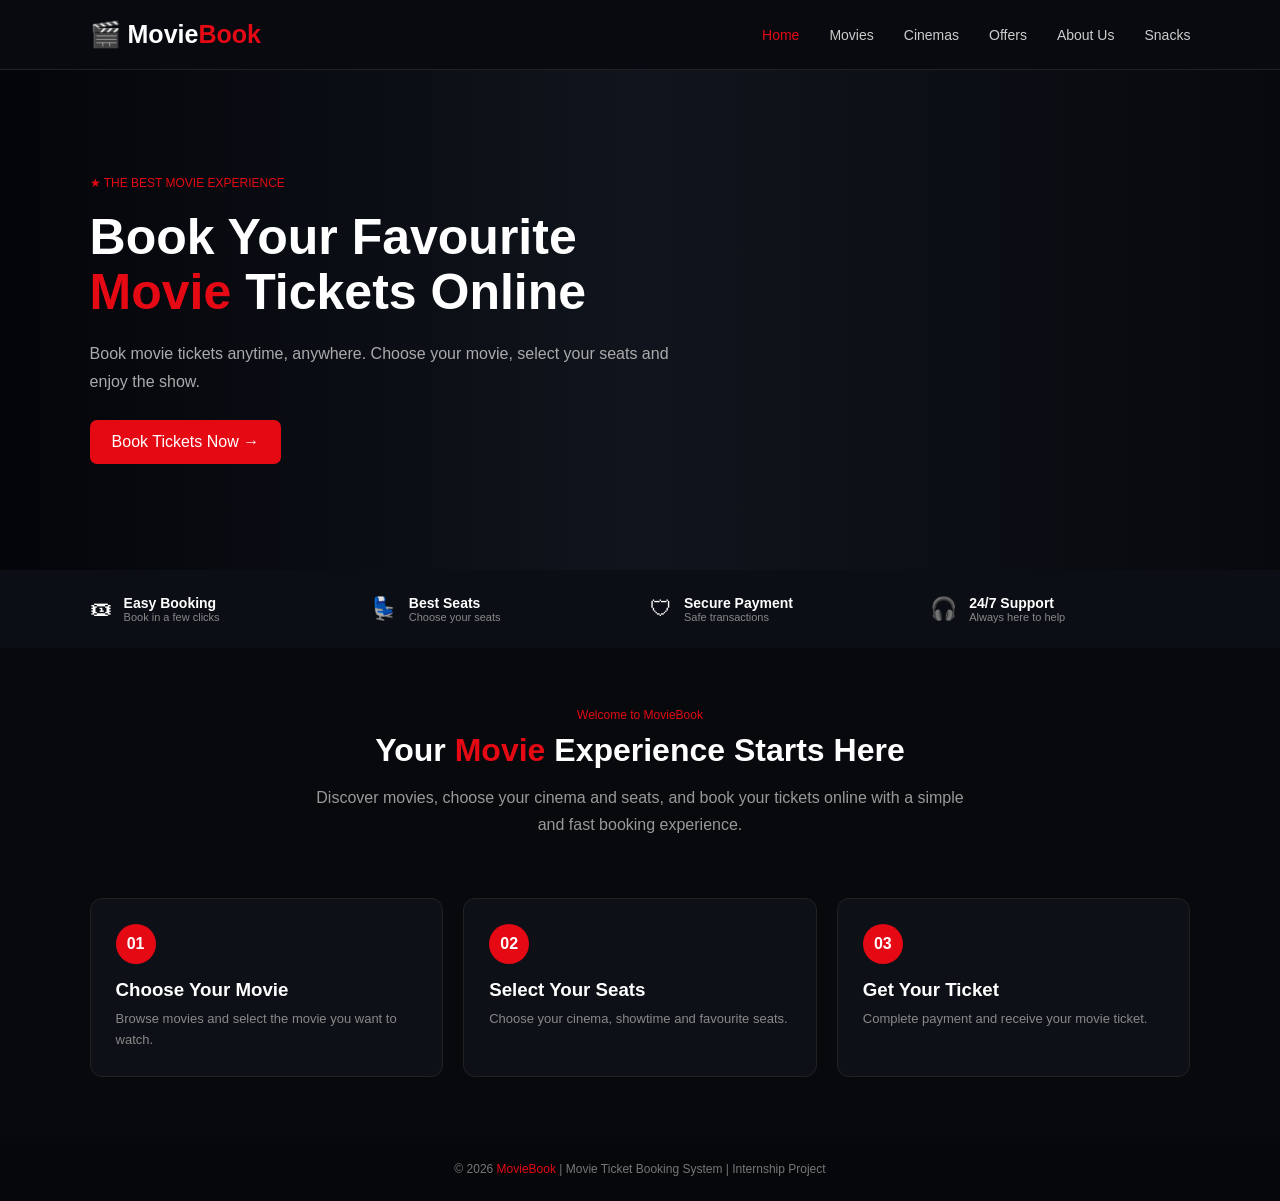
<file: index.html>
<!DOCTYPE html>
<html lang="en">
<head>
<meta charset="UTF-8">
<meta name="viewport" content="width=device-width, initial-scale=1.0">
<title>MovieBook - Movie Ticket Booking</title>

<style>

*{
    margin:0;
    padding:0;
    box-sizing:border-box;
}

body{
    font-family:Arial,sans-serif;
    background:#07090d;
    color:white;
}

header{
    height:70px;
    background:#080a0f;
    display:flex;
    align-items:center;
    justify-content:space-between;
    padding:0 7%;
    border-bottom:1px solid #222;
}

.logo{
    font-size:25px;
    font-weight:bold;
}

.logo span,
.hero span,
.welcome span,
footer span{
    color:#e50914;
}

nav ul{
    display:flex;
    gap:30px;
    list-style:none;
}

nav a{
    color:#ccc;
    text-decoration:none;
    font-size:14px;
}

nav a:hover,
nav a.active{
    color:#e50914;
}

.hero{
    min-height:500px;
    display:flex;
    align-items:center;
    padding:0 7%;
    background:linear-gradient(90deg,#030509,#10141c,#07090d);
}

.hero-content{
    max-width:600px;
}

.small-title{
    color:#e50914;
    font-size:12px;
    margin-bottom:20px;
}

.hero h1{
    font-size:50px;
    line-height:1.1;
    margin-bottom:20px;
}

.hero p{
    color:#aaa;
    line-height:1.7;
    margin-bottom:25px;
}

.book-btn{
    display:inline-block;
    background:#e50914;
    color:white;
    text-decoration:none;
    padding:13px 22px;
    border-radius:7px;
}

.features{
    display:grid;
    grid-template-columns:repeat(4,1fr);
    gap:20px;
    padding:25px 7%;
    background:#0b0e14;
}

.feature{
    display:flex;
    gap:12px;
    align-items:center;
}

.feature-icon{
    font-size:22px;
}

.feature h3{
    font-size:14px;
}

.feature p{
    color:#888;
    font-size:11px;
}

.welcome{
    text-align:center;
    padding:60px 7%;
}

.section-tag{
    color:#e50914;
    font-size:12px;
    margin-bottom:10px;
}

.welcome h2{
    font-size:32px;
    margin-bottom:15px;
}

.welcome p{
    color:#999;
    max-width:650px;
    margin:auto;
    line-height:1.7;
}

.steps{
    display:grid;
    grid-template-columns:repeat(3,1fr);
    gap:20px;
    padding:0 7% 60px;
}

.step-card{
    background:#0d1016;
    border:1px solid #222;
    padding:25px;
    border-radius:12px;
}

.step-number{
    background:#e50914;
    width:40px;
    height:40px;
    border-radius:50%;
    display:flex;
    align-items:center;
    justify-content:center;
    margin-bottom:15px;
    font-weight:bold;
}

.step-card h3{
    margin-bottom:8px;
}

.step-card p{
    color:#888;
    font-size:13px;
    line-height:1.6;
}

footer{
    text-align:center;
    background:#05070a;
    padding:25px;
    color:#777;
    font-size:12px;
}

@media(max-width:700px){

    nav{
        display:none;
    }

    .hero h1{
        font-size:38px;
    }

    .features,
    .steps{
        grid-template-columns:1fr;
    }
}

</style>
</head>

<body>

<header>

    <div class="logo">
        🎬 Movie<span>Book</span>
    </div>

    <nav>
        <ul>
            <li><a href="index.html" class="active">Home</a></li>
            <li><a href="movies.html">Movies</a></li>
            <li><a href="cinemas.html">Cinemas</a></li>
            <li><a href="offers.html">Offers</a></li>
            <li><a href="about.html">About Us</a></li>
            <li><a href="snacks.html">Snacks</a></li>
        </ul>
    </nav>

</header>

<section class="hero">

    <div class="hero-content">

        <div class="small-title">
            ★ THE BEST MOVIE EXPERIENCE
        </div>

        <h1>
            Book Your Favourite
            <span>Movie</span>
            Tickets Online
        </h1>

        <p>
            Book movie tickets anytime, anywhere.
            Choose your movie, select your seats
            and enjoy the show.
        </p>

        <a href="movies.html" class="book-btn">
            Book Tickets Now →
        </a>

    </div>

</section>

<section class="features">

    <div class="feature">
        <div class="feature-icon">🎟</div>
        <div>
            <h3>Easy Booking</h3>
            <p>Book in a few clicks</p>
        </div>
    </div>

    <div class="feature">
        <div class="feature-icon">💺</div>
        <div>
            <h3>Best Seats</h3>
            <p>Choose your seats</p>
        </div>
    </div>

    <div class="feature">
        <div class="feature-icon">🛡</div>
        <div>
            <h3>Secure Payment</h3>
            <p>Safe transactions</p>
        </div>
    </div>

    <div class="feature">
        <div class="feature-icon">🎧</div>
        <div>
            <h3>24/7 Support</h3>
            <p>Always here to help</p>
        </div>
    </div>

</section>

<section class="welcome">

    <div class="section-tag">
        Welcome to MovieBook
    </div>

    <h2>
        Your <span>Movie</span> Experience Starts Here
    </h2>

    <p>
        Discover movies, choose your cinema and seats,
        and book your tickets online with a simple
        and fast booking experience.
    </p>

</section>

<section class="steps">

    <div class="step-card">

        <div class="step-number">01</div>

        <h3>Choose Your Movie</h3>

        <p>
            Browse movies and select the movie
            you want to watch.
        </p>

    </div>

    <div class="step-card">

        <div class="step-number">02</div>

        <h3>Select Your Seats</h3>

        <p>
            Choose your cinema, showtime
            and favourite seats.
        </p>

    </div>

    <div class="step-card">

        <div class="step-number">03</div>

        <h3>Get Your Ticket</h3>

        <p>
            Complete payment and receive
            your movie ticket.
        </p>

    </div>

</section>

<footer>

    <p>
        © 2026 <span>MovieBook</span> |
        Movie Ticket Booking System |
        Internship Project
    </p>

</footer>

</body>
</html>
</file>
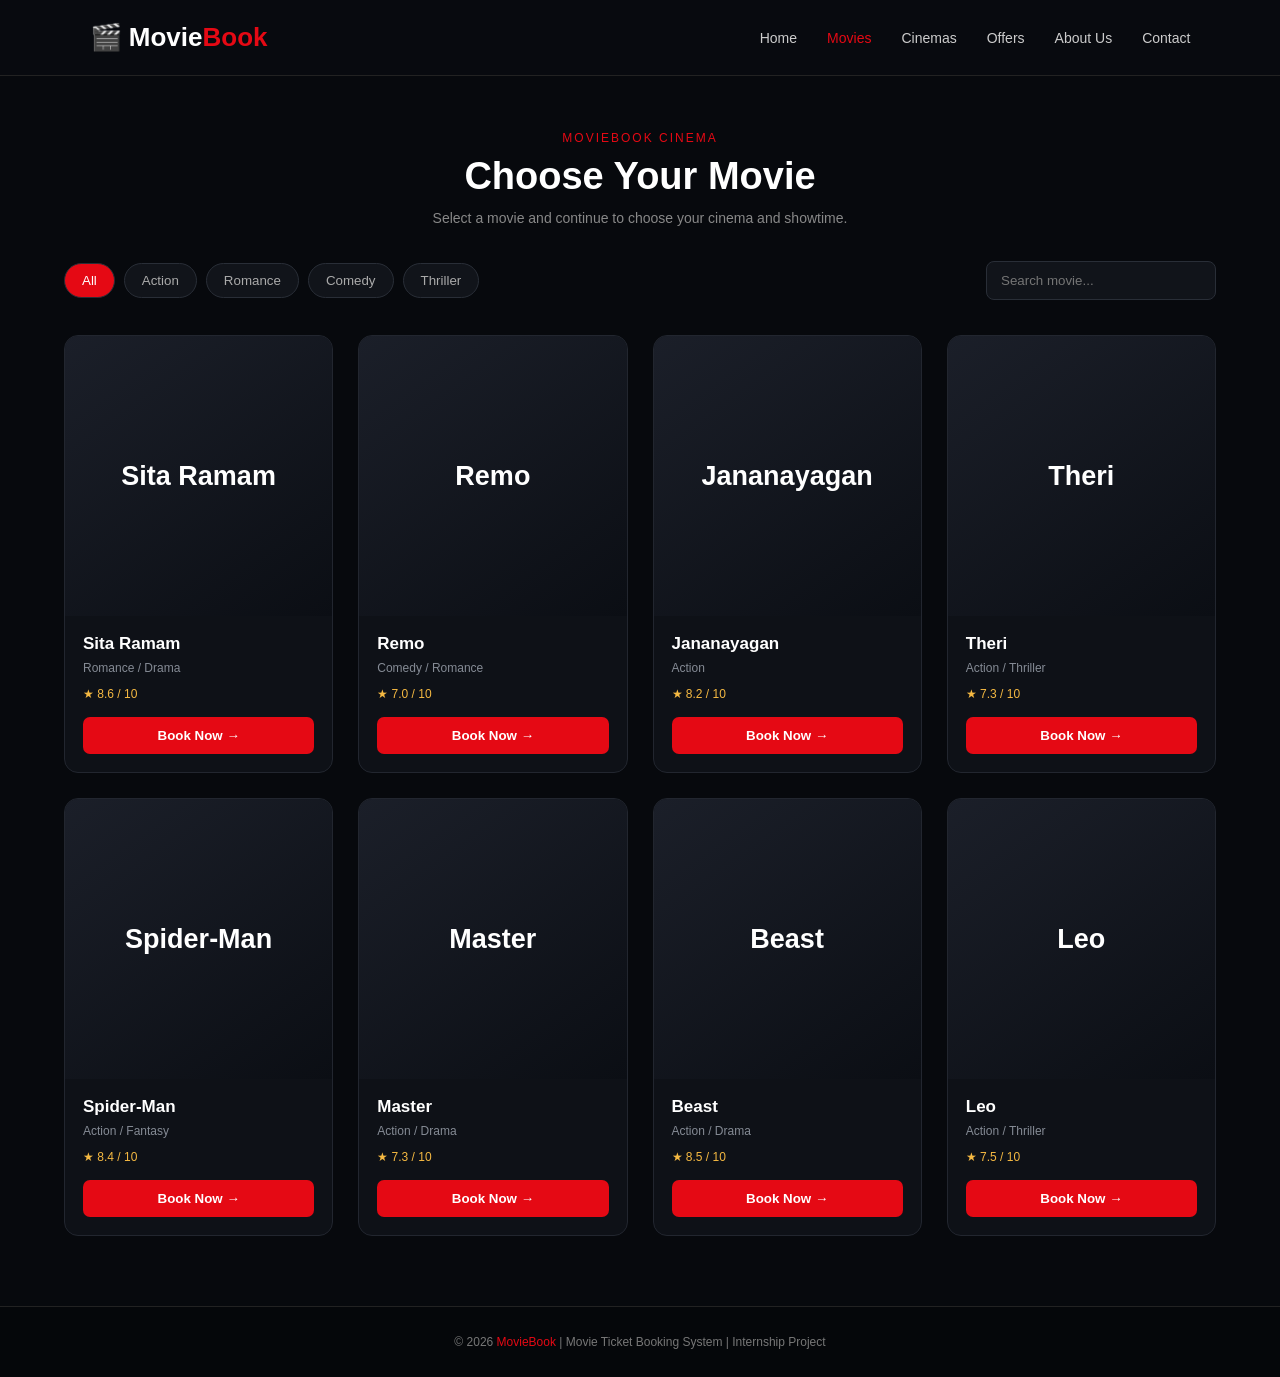
<file: movies.html>
<!DOCTYPE html>
<html lang="en">

<head>
<meta charset="UTF-8">
<meta name="viewport" content="width=device-width, initial-scale=1.0">
<title>Movies - MovieBook</title>

<style>

* {
    margin: 0;
    padding: 0;
    box-sizing: border-box;
}

body {
    font-family: Arial, sans-serif;
    background: #07090d;
    color: white;
}

header {
    height: 76px;
    background: #080a0f;
    border-bottom: 1px solid #222;
    display: flex;
    align-items: center;
    justify-content: space-between;
    padding: 0 7%;
}

.logo {
    font-size: 26px;
    font-weight: bold;
}

.logo span,
nav a:hover,
nav .active,
footer span {
    color: #e50914;
}

nav ul {
    display: flex;
    gap: 30px;
    list-style: none;
}

nav a {
    color: #ccc;
    text-decoration: none;
    font-size: 14px;
}

.page-header {
    text-align: center;
    padding: 55px 20px 35px;
}

.small-title {
    color: #e50914;
    font-size: 12px;
    letter-spacing: 2px;
    margin-bottom: 10px;
}

.page-header h1 {
    font-size: 38px;
    margin-bottom: 12px;
}

.page-header p {
    color: #888;
    font-size: 14px;
}

.filter {
    width: 90%;
    max-width: 1200px;
    margin: 0 auto 35px;
    display: flex;
    justify-content: space-between;
    align-items: center;
    gap: 20px;
}

.categories {
    display: flex;
    gap: 9px;
    flex-wrap: wrap;
}

.category {
    padding: 9px 17px;
    border-radius: 20px;
    background: #11141a;
    border: 1px solid #292e37;
    color: #aaa;
    cursor: pointer;
}

.category.active,
.category:hover {
    background: #e50914;
    color: white;
}

.search input {
    width: 230px;
    padding: 11px 14px;
    background: #11141a;
    border: 1px solid #292e37;
    border-radius: 8px;
    color: white;
    outline: none;
}

.movie-container {
    width: 90%;
    max-width: 1200px;
    margin: auto;
    display: grid;
    grid-template-columns: repeat(4, 1fr);
    gap: 25px;
    padding-bottom: 70px;
}

.movie-card {
    background: #0e1117;
    border: 1px solid #22262f;
    border-radius: 14px;
    overflow: hidden;
    transition: 0.3s;
}

.movie-card:hover {
    transform: translateY(-6px);
    border-color: #e50914;
}

.poster {
    height: 280px;
    display: flex;
    align-items: center;
    justify-content: center;
    background: linear-gradient(145deg, #1b1f29, #0b0e14);
}

.poster h2 {
    font-size: 27px;
    text-align: center;
}

.movie-info {
    padding: 18px;
}

.movie-info h2 {
    font-size: 17px;
    margin-bottom: 7px;
}

.genre {
    color: #858b95;
    font-size: 12px;
    margin-bottom: 12px;
}

.rating {
    color: #f5b942;
    font-size: 12px;
    margin-bottom: 16px;
}

.book-btn {
    width: 100%;
    padding: 11px;
    background: #e50914;
    color: white;
    border: none;
    border-radius: 7px;
    font-weight: bold;
    cursor: pointer;
}

.book-btn:hover {
    background: #b80710;
}

footer {
    background: #05070a;
    border-top: 1px solid #222;
    padding: 28px;
    text-align: center;
}

footer p {
    color: #777;
    font-size: 12px;
}

@media(max-width: 1000px) {
    .movie-container {
        grid-template-columns: repeat(3, 1fr);
    }
}

@media(max-width: 700px) {
    nav {
        display: none;
    }

    .filter {
        flex-direction: column;
        align-items: stretch;
    }

    .search input {
        width: 100%;
    }

    .movie-container {
        grid-template-columns: repeat(2, 1fr);
    }
}

@media(max-width: 480px) {
    .movie-container {
        grid-template-columns: 1fr;
    }
}

</style>
</head>

<body>

<header>

    <div class="logo">
        🎬 Movie<span>Book</span>
    </div>

    <nav>
        <ul>
            <li><a href="index.html">Home</a></li>
            <li><a href="movies.html" class="active">Movies</a></li>
            <li><a href="#">Cinemas</a></li>
            <li><a href="#">Offers</a></li>
            <li><a href="#">About Us</a></li>
            <li><a href="#">Contact</a></li>
        </ul>
    </nav>

</header>

<section class="page-header">

    <div class="small-title">
        MOVIEBOOK CINEMA
    </div>

    <h1>
        Choose Your Movie
    </h1>

    <p>
        Select a movie and continue to choose your cinema and showtime.
    </p>

</section>

<div class="filter">

    <div class="categories">

        <button class="category active">All</button>
        <button class="category">Action</button>
        <button class="category">Romance</button>
        <button class="category">Comedy</button>
        <button class="category">Thriller</button>

    </div>

    <div class="search">
        <input type="text" placeholder="Search movie...">
    </div>

</div>

<div class="movie-container">

    <div class="movie-card">
        <div class="poster">
            <h2>Sita Ramam</h2>
        </div>
        <div class="movie-info">
            <h2>Sita Ramam</h2>
            <p class="genre">Romance / Drama</p>
            <p class="rating">★ 8.6 / 10</p>
            <button class="book-btn" onclick="location.href='cinema.html'">
                Book Now →
            </button>
        </div>
    </div>

    <div class="movie-card">
        <div class="poster">
            <h2>Remo</h2>
        </div>
        <div class="movie-info">
            <h2>Remo</h2>
            <p class="genre">Comedy / Romance</p>
            <p class="rating">★ 7.0 / 10</p>
            <button class="book-btn" onclick="location.href='cinema.html'">
                Book Now →
            </button>
        </div>
    </div>

    <div class="movie-card">
        <div class="poster">
            <h2>Jananayagan</h2>
        </div>
        <div class="movie-info">
            <h2>Jananayagan</h2>
            <p class="genre">Action</p>
            <p class="rating">★ 8.2 / 10</p>
            <button class="book-btn" onclick="location.href='cinema.html'">
                Book Now →
            </button>
        </div>
    </div>

    <div class="movie-card">
        <div class="poster">
            <h2>Theri</h2>
        </div>
        <div class="movie-info">
            <h2>Theri</h2>
            <p class="genre">Action / Thriller</p>
            <p class="rating">★ 7.3 / 10</p>
            <button class="book-btn" onclick="location.href='cinema.html'">
                Book Now →
            </button>
        </div>
    </div>

    <div class="movie-card">
        <div class="poster">
            <h2>Spider-Man</h2>
        </div>
        <div class="movie-info">
            <h2>Spider-Man</h2>
            <p class="genre">Action / Fantasy</p>
            <p class="rating">★ 8.4 / 10</p>
            <button class="book-btn" onclick="location.href='cinema.html'">
                Book Now →
            </button>
        </div>
    </div>

    <div class="movie-card">
        <div class="poster">
            <h2>Master</h2>
        </div>
        <div class="movie-info">
            <h2>Master</h2>
            <p class="genre">Action / Drama</p>
            <p class="rating">★ 7.3 / 10</p>
            <button class="book-btn" onclick="location.href='cinema.html'">
                Book Now →
            </button>
        </div>
    </div>

    <div class="movie-card">
        <div class="poster">
            <h2>Beast</h2>
        </div>
        <div class="movie-info">
            <h2>Beast</h2>
            <p class="genre">Action / Drama</p>
            <p class="rating">★ 8.5 / 10</p>
            <button class="book-btn" onclick="location.href='cinema.html'">
                Book Now →
            </button>
        </div>
    </div>

    <div class="movie-card">
        <div class="poster">
            <h2>Leo</h2>
        </div>
        <div class="movie-info">
            <h2>Leo</h2>
            <p class="genre">Action / Thriller</p>
            <p class="rating">★ 7.5 / 10</p>
            <button class="book-btn" onclick="location.href='cinema.html'">
                Book Now →
            </button>
        </div>
    </div>

</div>

<footer>

    <p>
        © 2026 <span>MovieBook</span> |
        Movie Ticket Booking System |
        Internship Project
    </p>

</footer>

</body>
</html>
</file>
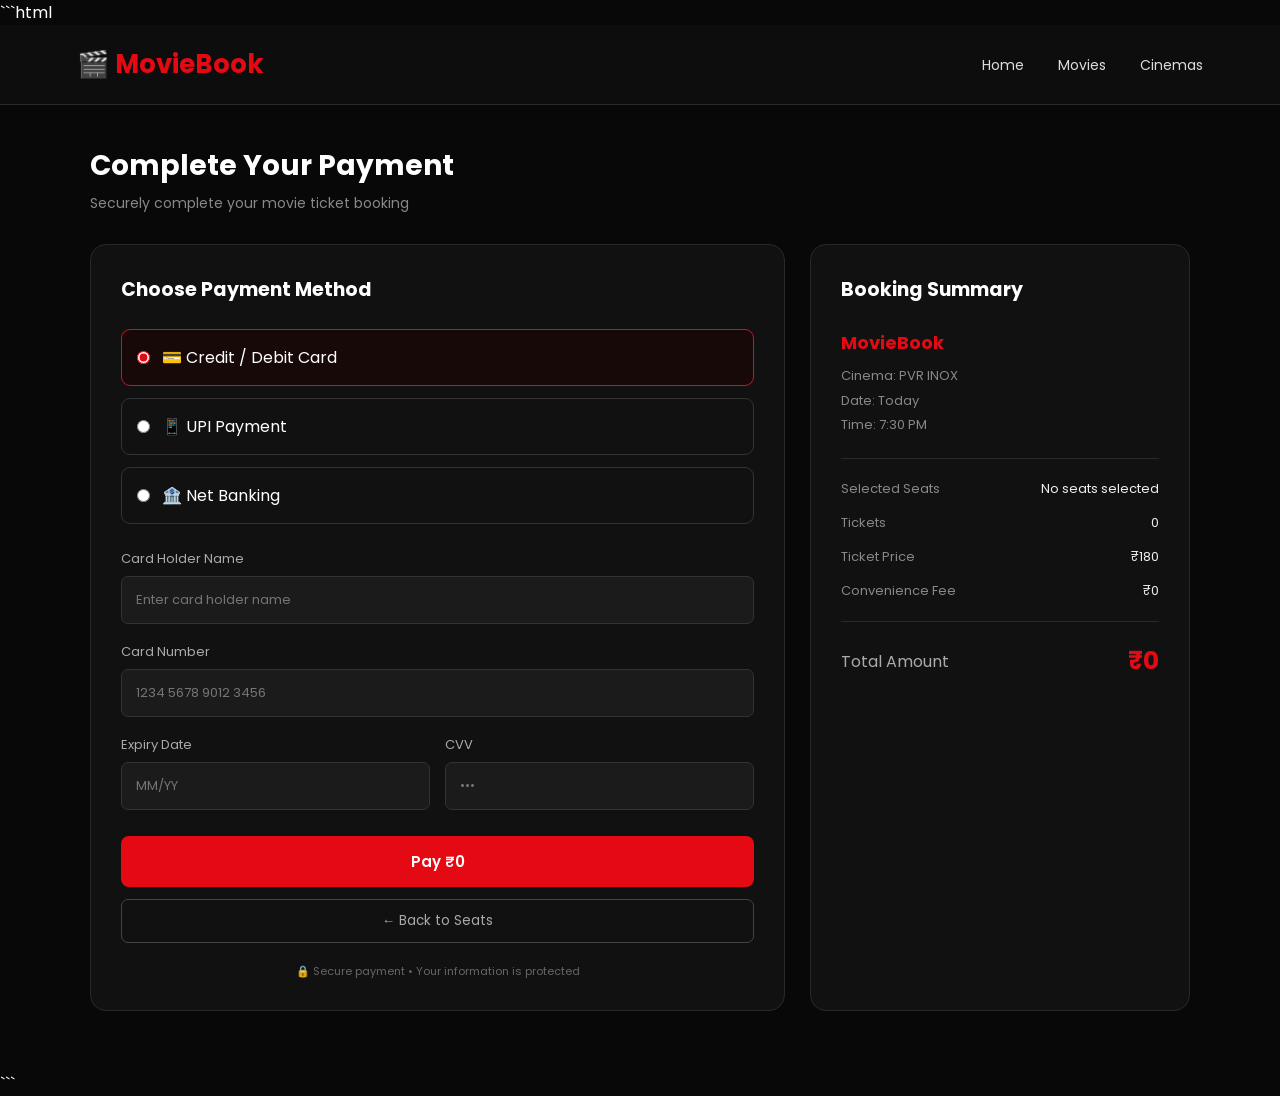
<file: payment.html>
```html
<!DOCTYPE html>
<html lang="en">
<head>

<meta charset="UTF-8">
<meta name="viewport" content="width=device-width, initial-scale=1.0">

<title>Payment - MovieBook</title>

<link rel="preconnect" href="https://fonts.googleapis.com">
<link rel="preconnect" href="https://fonts.gstatic.com" crossorigin>

<link href="https://fonts.googleapis.com/css2?family=Poppins:wght@300;400;500;600;700&display=swap" rel="stylesheet">

<style>

*{
    margin:0;
    padding:0;
    box-sizing:border-box;
    font-family:'Poppins',sans-serif;
}

body{
    background:#080808;
    color:#fff;
    min-height:100vh;
}

header{
    height:80px;
    background:#0d0d0d;
    border-bottom:1px solid #292929;
    display:flex;
    align-items:center;
    justify-content:space-between;
    padding:0 6%;
}

.logo{
    color:#e50914;
    font-size:26px;
    font-weight:700;
}

nav a{
    color:#ddd;
    text-decoration:none;
    margin-left:30px;
    font-size:14px;
    transition:.3s;
}

nav a:hover{
    color:#e50914;
}

.container{
    width:92%;
    max-width:1100px;
    margin:40px auto 60px;
}

.title{
    margin-bottom:30px;
}

.title h1{
    font-size:28px;
}

.title p{
    color:#888;
    font-size:14px;
    margin-top:6px;
}

.payment-layout{
    display:grid;
    grid-template-columns:1fr 380px;
    gap:25px;
}

.payment-card,
.summary-card{
    background:#111;
    border:1px solid #292929;
    border-radius:16px;
    padding:30px;
}

.payment-card h2,
.summary-card h2{
    font-size:19px;
    margin-bottom:25px;
}

.payment-method{
    border:1px solid #333;
    border-radius:9px;
    padding:15px;
    margin-bottom:12px;
    display:flex;
    align-items:center;
    gap:12px;
    cursor:pointer;
    transition:.3s;
}

.payment-method:hover{
    border-color:#e50914;
}

.payment-method.active{
    border-color:#e50914;
    background:#180909;
}

.payment-method input{
    accent-color:#e50914;
}

.form-section{
    margin-top:25px;
}

.form-group{
    margin-bottom:18px;
}

.form-group label{
    display:block;
    color:#aaa;
    font-size:13px;
    margin-bottom:7px;
}

.form-group input,
.form-group select{
    width:100%;
    padding:13px 14px;
    background:#1b1b1b;
    color:#fff;
    border:1px solid #333;
    border-radius:7px;
    outline:none;
    font-size:13px;
}

.form-group input:focus,
.form-group select:focus{
    border-color:#e50914;
}

.form-row{
    display:grid;
    grid-template-columns:1fr 1fr;
    gap:15px;
}

.pay-btn{
    width:100%;
    padding:14px;
    margin-top:8px;
    border:0;
    border-radius:8px;
    background:#e50914;
    color:#fff;
    font-size:15px;
    font-weight:600;
    cursor:pointer;
    transition:.3s;
}

.pay-btn:hover{
    background:#b20710;
}

.movie-info{
    border-bottom:1px solid #292929;
    padding-bottom:20px;
    margin-bottom:20px;
}

.movie-info h3{
    color:#e50914;
    font-size:18px;
    margin-bottom:8px;
}

.movie-info p{
    color:#888;
    font-size:13px;
    line-height:1.9;
}

.summary-row{
    display:flex;
    justify-content:space-between;
    gap:15px;
    margin:14px 0;
    font-size:13px;
}

.summary-row span:first-child{
    color:#888;
}

.summary-row span:last-child{
    color:#eee;
    text-align:right;
}

.total-row{
    border-top:1px solid #292929;
    margin-top:20px;
    padding-top:20px;
    display:flex;
    justify-content:space-between;
    align-items:center;
}

.total-row span:first-child{
    color:#aaa;
}

.total{
    color:#e50914;
    font-size:25px;
    font-weight:700;
}

.secure{
    text-align:center;
    color:#666;
    font-size:11px;
    margin-top:20px;
}

.back-btn{
    background:transparent;
    color:#aaa;
    border:1px solid #444;
    padding:11px 20px;
    border-radius:7px;
    cursor:pointer;
    margin-top:12px;
    width:100%;
}

.back-btn:hover{
    border-color:#e50914;
    color:#e50914;
}

@media(max-width:800px){

    .payment-layout{
        grid-template-columns:1fr;
    }

    .summary-card{
        order:-1;
    }

}

@media(max-width:500px){

    header{
        padding:0 4%;
    }

    nav a{
        margin-left:10px;
        font-size:11px;
    }

    .payment-card,
    .summary-card{
        padding:22px;
    }

    .form-row{
        grid-template-columns:1fr;
    }

}

</style>

</head>

<body>


<header>

    <div class="logo">
        🎬 MovieBook
    </div>

    <nav>
        <a href="index.html">Home</a>
        <a href="movies.html">Movies</a>
        <a href="cinemas.html">Cinemas</a>
    </nav>

</header>


<div class="container">


    <div class="title">

        <h1>Complete Your Payment</h1>

        <p>
            Securely complete your movie ticket booking
        </p>

    </div>


    <div class="payment-layout">


        <!-- PAYMENT CARD -->

        <div class="payment-card">

            <h2>Choose Payment Method</h2>


            <label
                class="payment-method active"
                onclick="selectMethod('card',this)">

                <input
                    type="radio"
                    name="paymentMethod"
                    checked>

                💳 Credit / Debit Card

            </label>


            <label
                class="payment-method"
                onclick="selectMethod('upi',this)">

                <input
                    type="radio"
                    name="paymentMethod">

                📱 UPI Payment

            </label>


            <label
                class="payment-method"
                onclick="selectMethod('netbanking',this)">

                <input
                    type="radio"
                    name="paymentMethod">

                🏦 Net Banking

            </label>


            <!-- CARD FORM -->

            <div
                class="form-section"
                id="cardForm">


                <div class="form-group">

                    <label>
                        Card Holder Name
                    </label>

                    <input
                        type="text"
                        id="cardName"
                        placeholder="Enter card holder name">

                </div>


                <div class="form-group">

                    <label>
                        Card Number
                    </label>

                    <input
                        type="text"
                        id="cardNumber"
                        maxlength="19"
                        placeholder="1234 5678 9012 3456">

                </div>


                <div class="form-row">


                    <div class="form-group">

                        <label>
                            Expiry Date
                        </label>

                        <input
                            type="text"
                            id="expiry"
                            maxlength="5"
                            placeholder="MM/YY">

                    </div>


                    <div class="form-group">

                        <label>
                            CVV
                        </label>

                        <input
                            type="password"
                            id="cvv"
                            maxlength="3"
                            placeholder="•••">

                    </div>

                </div>

            </div>


            <!-- UPI FORM -->

            <div
                class="form-section"
                id="upiForm"
                style="display:none;">

                <div class="form-group">

                    <label>
                        UPI ID
                    </label>

                    <input
                        type="text"
                        id="upiId"
                        placeholder="example@upi">

                </div>

            </div>


            <!-- NET BANKING FORM -->

            <div
                class="form-section"
                id="bankForm"
                style="display:none;">

                <div class="form-group">

                    <label>
                        Select Bank
                    </label>

                    <select id="bank">

                        <option value="">
                            Select your bank
                        </option>

                        <option>
                            State Bank of India
                        </option>

                        <option>
                            HDFC Bank
                        </option>

                        <option>
                            ICICI Bank
                        </option>

                        <option>
                            Axis Bank
                        </option>

                        <option>
                            Kotak Mahindra Bank
                        </option>

                    </select>

                </div>

            </div>


            <button
                class="pay-btn"
                onclick="makePayment()">

                Pay ₹<span id="payAmount">0</span>

            </button>


            <button
                class="back-btn"
                onclick="goBack()">

                ← Back to Seats

            </button>


            <div class="secure">
                🔒 Secure payment • Your information is protected
            </div>

        </div>



        <!-- BOOKING SUMMARY -->

        <div class="summary-card">

            <h2>Booking Summary</h2>


            <div class="movie-info">

                <h3 id="movieName">
                    MovieBook
                </h3>

                <p>
                    Cinema: PVR INOX
                    <br>

                    Date: Today
                    <br>

                    Time: 7:30 PM
                </p>

            </div>


            <div class="summary-row">

                <span>
                    Selected Seats
                </span>

                <span id="selectedSeats">
                    -
                </span>

            </div>


            <div class="summary-row">

                <span>
                    Tickets
                </span>

                <span id="ticketCount">
                    0
                </span>

            </div>


            <div class="summary-row">

                <span>
                    Ticket Price
                </span>

                <span id="ticketPrice">
                    ₹0
                </span>

            </div>


            <div class="summary-row">

                <span>
                    Convenience Fee
                </span>

                <span>
                    ₹0
                </span>

            </div>


            <div class="total-row">

                <span>
                    Total Amount
                </span>

                <span
                    class="total"
                    id="totalAmount">

                    ₹0

                </span>

            </div>

        </div>


    </div>

</div>



<script>


/* Get booking data */

let selectedSeats =
    JSON.parse(
        localStorage.getItem("selectedSeats")
    ) || [];


let ticketPrice =
    Number(
        localStorage.getItem("ticketPrice")
    ) || 180;


let totalAmount =
    Number(
        localStorage.getItem("totalAmount")
    ) ||
    selectedSeats.length * ticketPrice;



/* Display booking information */

document.getElementById(
    "selectedSeats"
).innerText =

    selectedSeats.length > 0
    ? selectedSeats.join(", ")
    : "No seats selected";


document.getElementById(
    "ticketCount"
).innerText =

    selectedSeats.length;


document.getElementById(
    "ticketPrice"
).innerText =

    "₹" + ticketPrice;


document.getElementById(
    "totalAmount"
).innerText =

    "₹" + totalAmount;


document.getElementById(
    "payAmount"
).innerText =

    totalAmount;



/* Payment method selection */

let selectedMethod = "card";


function selectMethod(method,element){

    selectedMethod = method;


    document
        .querySelectorAll(".payment-method")
        .forEach(function(item){

            item.classList.remove("active");

        });


    element.classList.add("active");


    document.getElementById(
        "cardForm"
    ).style.display = "none";


    document.getElementById(
        "upiForm"
    ).style.display = "none";


    document.getElementById(
        "bankForm"
    ).style.display = "none";


    if(method === "card"){

        document.getElementById(
            "cardForm"
        ).style.display = "block";

    }


    if(method === "upi"){

        document.getElementById(
            "upiForm"
        ).style.display = "block";

    }


    if(method === "netbanking"){

        document.getElementById(
            "bankForm"
        ).style.display = "block";

    }

}



/* Card number formatting */

document
    .getElementById("cardNumber")
    .addEventListener(
        "input",
        function(){

            let value =
                this.value
                .replace(/\D/g,"")
                .substring(0,16);


            let groups =
                value.match(/.{1,4}/g);


            this.value =
                groups
                ? groups.join(" ")
                : "";

        }
    );



/* Expiry date formatting */

document
    .getElementById("expiry")
    .addEventListener(
        "input",
        function(){

            let value =
                this.value
                .replace(/\D/g,"")
                .substring(0,4);


            if(value.length > 2){

                value =
                    value.substring(0,2)
                    + "/"
                    + value.substring(2);

            }


            this.value = value;

        }
    );



/* Payment validation */

function makePayment(){


    if(selectedSeats.length === 0){

        alert(
            "No seats selected. Please select your seats."
        );

        window.location.href =
            "seats.html";

        return;

    }


    if(selectedMethod === "card"){

        let name =
            document
            .getElementById("cardName")
            .value.trim();


        let cardNumber =
            document
            .getElementById("cardNumber")
            .value
            .replace(/\s/g,"");


        let expiry =
            document
            .getElementById("expiry")
            .value.trim();


        let cvv =
            document
            .getElementById("cvv")
            .value.trim();


        if(name === ""){

            alert(
                "Please enter card holder name."
            );

            return;

        }


        if(cardNumber.length !== 16){

            alert(
                "Please enter a valid card number."
            );

            return;

        }


        if(expiry.length !== 5){

            alert(
                "Please enter expiry date."
            );

            return;

        }


        if(cvv.length !== 3){

            alert(
                "Please enter a valid CVV."
            );

            return;

        }

    }



    if(selectedMethod === "upi"){

        let upi =
            document
            .getElementById("upiId")
            .value.trim();


        if(
            upi === "" ||
            !upi.includes("@")
        ){

            alert(
                "Please enter a valid UPI ID."
            );

            return;

        }

    }



    if(selectedMethod === "netbanking"){

        let bank =
            document
            .getElementById("bank")
            .value;


        if(bank === ""){

            alert(
                "Please select your bank."
            );

            return;

        }

    }



    /* Generate booking ID */

    let bookingId =
        "MB" +
        Math.floor(
            100000 +
            Math.random() * 900000
        );


    localStorage.setItem(
        "bookingId",
        bookingId
    );


    localStorage.setItem(
        "paymentMethod",
        selectedMethod
    );


    localStorage.setItem(
        "bookingStatus",
        "Payment Successful"
    );


    localStorage.setItem(
        "bookingDate",
        new Date().toLocaleDateString()
    );


    /* Go to success page */

    window.location.href =
        "success.html";

}



/* Back to seats */

function goBack(){

    window.location.href =
        "seats.html";

}

</script>

</body>
</html>
```
</file>
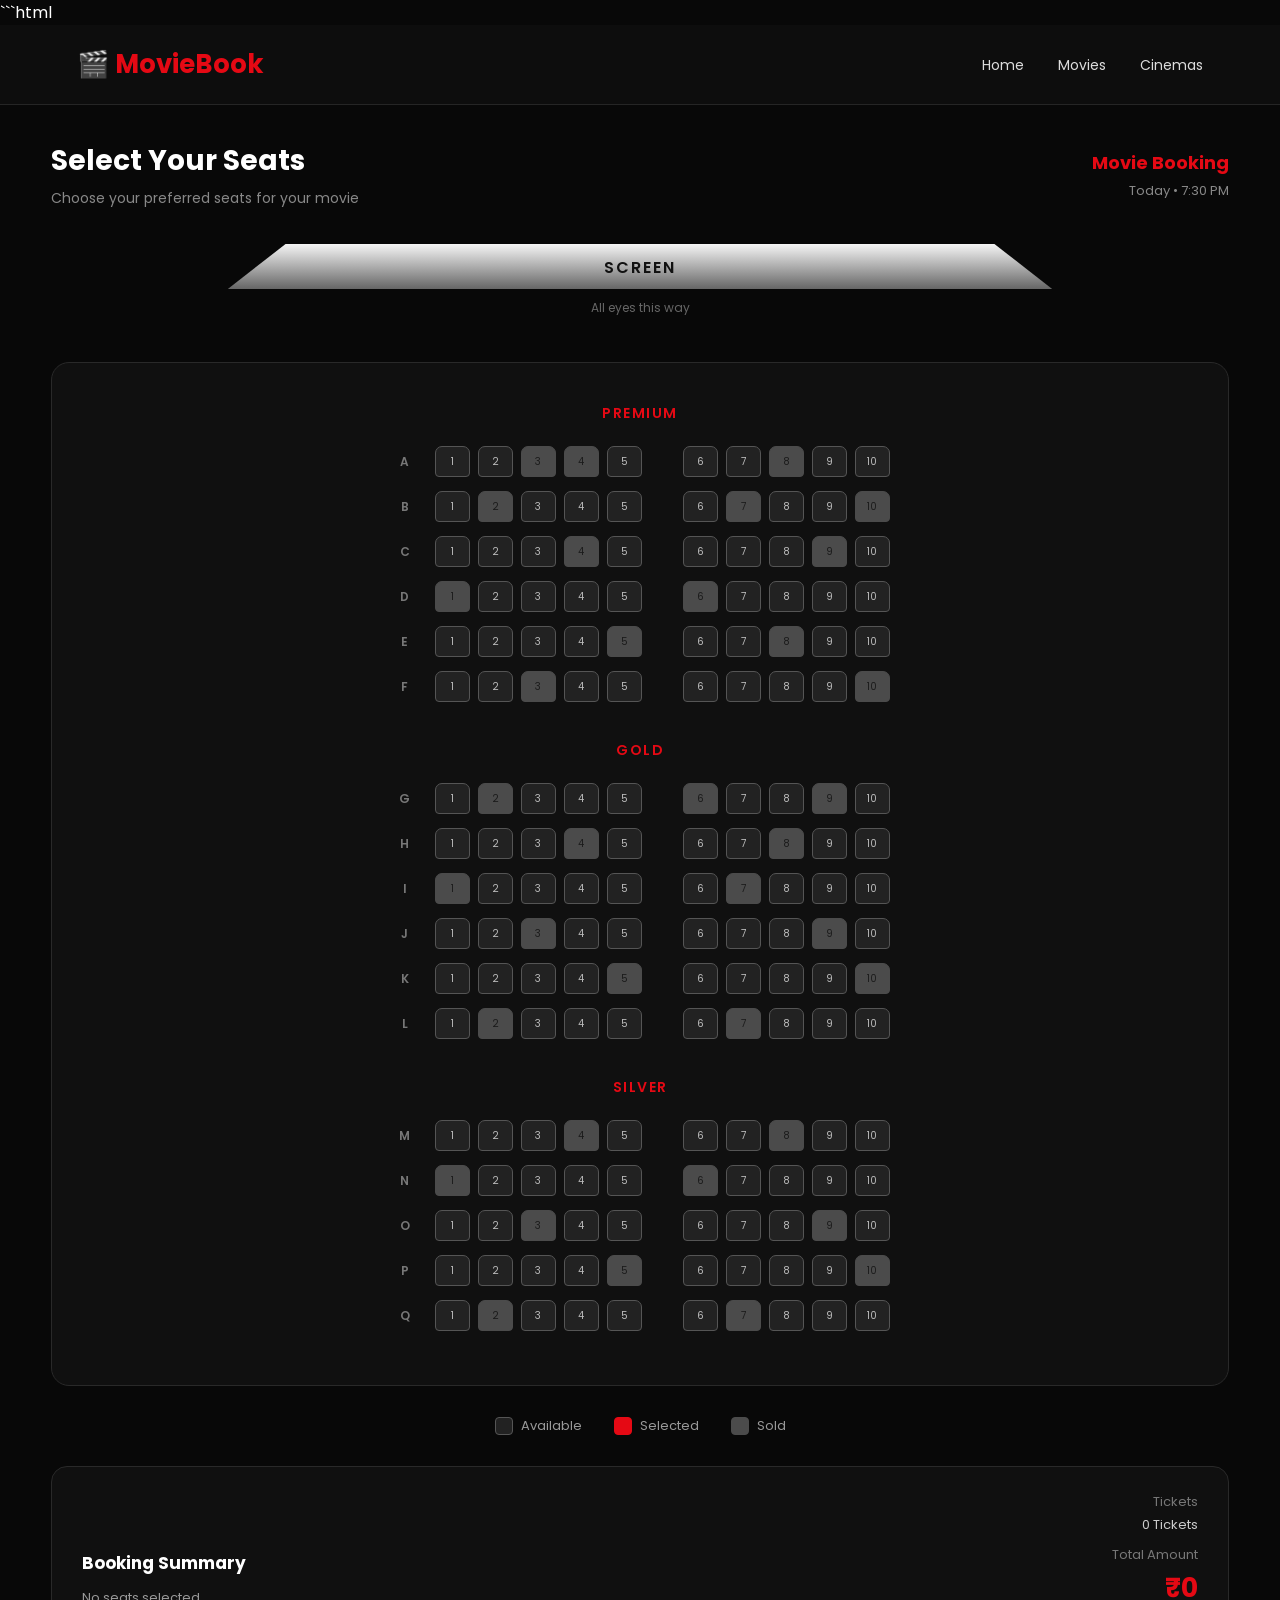
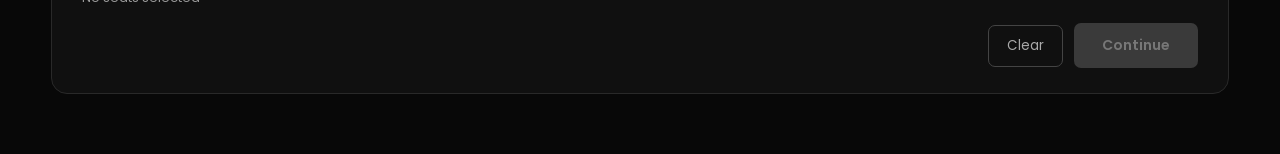
<file: seats.html>
```html
<!DOCTYPE html>
<html lang="en">
<head>
<meta charset="UTF-8">
<meta name="viewport" content="width=device-width, initial-scale=1.0">

<title>Select Seats - MovieBook</title>

<link rel="preconnect" href="https://fonts.googleapis.com">
<link rel="preconnect" href="https://fonts.gstatic.com" crossorigin>

<link href="https://fonts.googleapis.com/css2?family=Poppins:wght@300;400;500;600;700&display=swap" rel="stylesheet">

<style>

*{
    margin:0;
    padding:0;
    box-sizing:border-box;
    font-family:'Poppins',sans-serif;
}

body{
    background:#080808;
    color:#fff;
    min-height:100vh;
}

header{
    height:80px;
    background:#0d0d0d;
    border-bottom:1px solid #252525;
    display:flex;
    align-items:center;
    justify-content:space-between;
    padding:0 6%;
}

.logo{
    color:#e50914;
    font-size:26px;
    font-weight:700;
}

nav a{
    text-decoration:none;
    color:#ddd;
    margin-left:30px;
    font-size:14px;
    transition:.3s;
}

nav a:hover{
    color:#e50914;
}

.container{
    width:92%;
    max-width:1250px;
    margin:35px auto 60px;
}

.booking-header{
    display:flex;
    justify-content:space-between;
    align-items:center;
    margin-bottom:30px;
}

.booking-header h1{
    font-size:28px;
}

.booking-header p{
    color:#888;
    margin-top:6px;
    font-size:14px;
}

.show-info{
    text-align:right;
}

.show-info h3{
    color:#e50914;
    font-size:18px;
}

.show-info p{
    color:#888;
    font-size:13px;
    margin-top:5px;
}

.screen-section{
    text-align:center;
    margin:35px 0 45px;
}

.screen{
    width:70%;
    height:45px;
    margin:auto;
    background:linear-gradient(to bottom,#f5f5f5,#666);
    clip-path:polygon(7% 0,93% 0,100% 100%,0 100%);
    color:#111;
    padding-top:11px;
    font-weight:600;
    letter-spacing:2px;
    box-shadow:0 0 30px rgba(229,9,20,.18);
}

.screen-label{
    color:#666;
    font-size:12px;
    margin-top:10px;
}

.seat-layout{
    background:#101010;
    border:1px solid #292929;
    border-radius:18px;
    padding:40px 25px;
    overflow-x:auto;
}

.section-title{
    text-align:center;
    color:#e50914;
    font-size:14px;
    font-weight:600;
    letter-spacing:1.5px;
    margin-bottom:22px;
}

.seat-row{
    display:flex;
    justify-content:center;
    align-items:center;
    gap:8px;
    margin-bottom:14px;
    min-width:850px;
}

.row-label{
    width:28px;
    color:#777;
    font-size:12px;
    font-weight:600;
    text-align:center;
    margin-right:8px;
}

.seat{
    width:35px;
    height:31px;
    background:#222;
    border:1px solid #555;
    color:#bbb;
    border-radius:7px 7px 4px 4px;
    cursor:pointer;
    font-size:10px;
    transition:.2s;
}

.seat:hover{
    border-color:#e50914;
    color:#fff;
    transform:translateY(-2px);
}

.seat.selected{
    background:#e50914;
    border-color:#e50914;
    color:#fff;
    font-weight:700;
    box-shadow:0 0 12px rgba(229,9,20,.35);
}

.seat.booked{
    background:#4b4b4b;
    border-color:#4b4b4b;
    color:#1c1c1c;
    cursor:not-allowed;
}

.gap{
    width:25px;
}

.vip-title{
    margin-top:38px;
}

.legend{
    display:flex;
    justify-content:center;
    align-items:center;
    gap:32px;
    margin:30px 0;
    flex-wrap:wrap;
}

.legend-item{
    display:flex;
    align-items:center;
    gap:8px;
    color:#999;
    font-size:13px;
}

.legend-box{
    width:18px;
    height:18px;
    border-radius:4px;
    background:#222;
    border:1px solid #555;
}

.legend-box.selected{
    background:#e50914;
    border-color:#e50914;
}

.legend-box.booked{
    background:#4b4b4b;
    border-color:#4b4b4b;
}

.summary{
    background:#101010;
    border:1px solid #292929;
    border-radius:16px;
    padding:25px 30px;
    display:flex;
    justify-content:space-between;
    align-items:center;
    gap:25px;
}

.summary-left{
    flex:1;
}

.summary-left h3{
    margin-bottom:10px;
    font-size:17px;
}

.selected-list{
    color:#999;
    font-size:13px;
    line-height:1.8;
}

.summary-right{
    min-width:250px;
    text-align:right;
}

.summary-right p{
    color:#777;
    font-size:13px;
}

.ticket-count{
    color:#ccc;
    font-size:13px;
    margin:3px 0 10px;
}

.total{
    color:#e50914;
    font-size:27px;
    font-weight:700;
    margin:3px 0 15px;
}

.clear-btn{
    background:transparent;
    border:1px solid #444;
    color:#aaa;
    padding:10px 18px;
    border-radius:7px;
    cursor:pointer;
    margin-right:7px;
    transition:.3s;
}

.clear-btn:hover{
    border-color:#e50914;
    color:#e50914;
}

.continue-btn{
    background:#e50914;
    border:0;
    color:#fff;
    padding:12px 28px;
    border-radius:7px;
    font-size:14px;
    font-weight:600;
    cursor:pointer;
    transition:.3s;
}

.continue-btn:hover{
    background:#b20710;
}

.continue-btn:disabled{
    background:#3a3a3a;
    color:#777;
    cursor:not-allowed;
}

@media(max-width:750px){

    header{
        padding:0 4%;
    }

    nav a{
        margin-left:10px;
        font-size:11px;
    }

    .booking-header{
        flex-direction:column;
        align-items:flex-start;
        gap:15px;
    }

    .show-info{
        text-align:left;
    }

    .screen{
        width:90%;
    }

    .seat-layout{
        padding:30px 10px;
    }

    .summary{
        flex-direction:column;
        align-items:flex-start;
    }

    .summary-right{
        text-align:left;
    }

}

</style>
</head>

<body>

<header>

    <div class="logo">
        🎬 MovieBook
    </div>

    <nav>
        <a href="index.html">Home</a>
        <a href="movies.html">Movies</a>
        <a href="cinemas.html">Cinemas</a>
    </nav>

</header>


<div class="container">

    <div class="booking-header">

        <div>
            <h1>Select Your Seats</h1>
            <p>Choose your preferred seats for your movie</p>
        </div>

        <div class="show-info">

            <h3 id="movieName">
                Movie Booking
            </h3>

            <p id="showDetails">
                Today • 7:30 PM
            </p>

        </div>

    </div>


    <div class="screen-section">

        <div class="screen">
            SCREEN
        </div>

        <div class="screen-label">
            All eyes this way
        </div>

    </div>


    <div class="seat-layout">


        <!-- PREMIUM SECTION -->

        <div class="section-title">
            PREMIUM
        </div>


        <div class="seat-row">

            <div class="row-label">A</div>

            <button class="seat" data-seat="A1">1</button>
            <button class="seat" data-seat="A2">2</button>
            <button class="seat" data-seat="A3">3</button>
            <button class="seat" data-seat="A4">4</button>
            <button class="seat" data-seat="A5">5</button>

            <div class="gap"></div>

            <button class="seat" data-seat="A6">6</button>
            <button class="seat" data-seat="A7">7</button>
            <button class="seat" data-seat="A8">8</button>
            <button class="seat" data-seat="A9">9</button>
            <button class="seat" data-seat="A10">10</button>

        </div>


        <div class="seat-row">

            <div class="row-label">B</div>

            <button class="seat" data-seat="B1">1</button>
            <button class="seat" data-seat="B2">2</button>
            <button class="seat" data-seat="B3">3</button>
            <button class="seat" data-seat="B4">4</button>
            <button class="seat" data-seat="B5">5</button>

            <div class="gap"></div>

            <button class="seat" data-seat="B6">6</button>
            <button class="seat" data-seat="B7">7</button>
            <button class="seat" data-seat="B8">8</button>
            <button class="seat" data-seat="B9">9</button>
            <button class="seat" data-seat="B10">10</button>

        </div>


        <div class="seat-row">

            <div class="row-label">C</div>

            <button class="seat" data-seat="C1">1</button>
            <button class="seat" data-seat="C2">2</button>
            <button class="seat" data-seat="C3">3</button>
            <button class="seat" data-seat="C4">4</button>
            <button class="seat" data-seat="C5">5</button>

            <div class="gap"></div>

            <button class="seat" data-seat="C6">6</button>
            <button class="seat" data-seat="C7">7</button>
            <button class="seat" data-seat="C8">8</button>
            <button class="seat" data-seat="C9">9</button>
            <button class="seat" data-seat="C10">10</button>

        </div>


        <div class="seat-row">

            <div class="row-label">D</div>

            <button class="seat" data-seat="D1">1</button>
            <button class="seat" data-seat="D2">2</button>
            <button class="seat" data-seat="D3">3</button>
            <button class="seat" data-seat="D4">4</button>
            <button class="seat" data-seat="D5">5</button>

            <div class="gap"></div>

            <button class="seat" data-seat="D6">6</button>
            <button class="seat" data-seat="D7">7</button>
            <button class="seat" data-seat="D8">8</button>
            <button class="seat" data-seat="D9">9</button>
            <button class="seat" data-seat="D10">10</button>

        </div>


        <div class="seat-row">

            <div class="row-label">E</div>

            <button class="seat" data-seat="E1">1</button>
            <button class="seat" data-seat="E2">2</button>
            <button class="seat" data-seat="E3">3</button>
            <button class="seat" data-seat="E4">4</button>
            <button class="seat" data-seat="E5">5</button>

            <div class="gap"></div>

            <button class="seat" data-seat="E6">6</button>
            <button class="seat" data-seat="E7">7</button>
            <button class="seat" data-seat="E8">8</button>
            <button class="seat" data-seat="E9">9</button>
            <button class="seat" data-seat="E10">10</button>

        </div>


        <div class="seat-row">

            <div class="row-label">F</div>

            <button class="seat" data-seat="F1">1</button>
            <button class="seat" data-seat="F2">2</button>
            <button class="seat" data-seat="F3">3</button>
            <button class="seat" data-seat="F4">4</button>
            <button class="seat" data-seat="F5">5</button>

            <div class="gap"></div>

            <button class="seat" data-seat="F6">6</button>
            <button class="seat" data-seat="F7">7</button>
            <button class="seat" data-seat="F8">8</button>
            <button class="seat" data-seat="F9">9</button>
            <button class="seat" data-seat="F10">10</button>

        </div>


        <!-- GOLD SECTION -->

        <div class="section-title vip-title">
            GOLD
        </div>


        <div class="seat-row">

            <div class="row-label">G</div>

            <button class="seat" data-seat="G1">1</button>
            <button class="seat" data-seat="G2">2</button>
            <button class="seat" data-seat="G3">3</button>
            <button class="seat" data-seat="G4">4</button>
            <button class="seat" data-seat="G5">5</button>

            <div class="gap"></div>

            <button class="seat" data-seat="G6">6</button>
            <button class="seat" data-seat="G7">7</button>
            <button class="seat" data-seat="G8">8</button>
            <button class="seat" data-seat="G9">9</button>
            <button class="seat" data-seat="G10">10</button>

        </div>


        <div class="seat-row">

            <div class="row-label">H</div>

            <button class="seat" data-seat="H1">1</button>
            <button class="seat" data-seat="H2">2</button>
            <button class="seat" data-seat="H3">3</button>
            <button class="seat" data-seat="H4">4</button>
            <button class="seat" data-seat="H5">5</button>

            <div class="gap"></div>

            <button class="seat" data-seat="H6">6</button>
            <button class="seat" data-seat="H7">7</button>
            <button class="seat" data-seat="H8">8</button>
            <button class="seat" data-seat="H9">9</button>
            <button class="seat" data-seat="H10">10</button>

        </div>


        <div class="seat-row">

            <div class="row-label">I</div>

            <button class="seat" data-seat="I1">1</button>
            <button class="seat" data-seat="I2">2</button>
            <button class="seat" data-seat="I3">3</button>
            <button class="seat" data-seat="I4">4</button>
            <button class="seat" data-seat="I5">5</button>

            <div class="gap"></div>

            <button class="seat" data-seat="I6">6</button>
            <button class="seat" data-seat="I7">7</button>
            <button class="seat" data-seat="I8">8</button>
            <button class="seat" data-seat="I9">9</button>
            <button class="seat" data-seat="I10">10</button>

        </div>


        <div class="seat-row">

            <div class="row-label">J</div>

            <button class="seat" data-seat="J1">1</button>
            <button class="seat" data-seat="J2">2</button>
            <button class="seat" data-seat="J3">3</button>
            <button class="seat" data-seat="J4">4</button>
            <button class="seat" data-seat="J5">5</button>

            <div class="gap"></div>

            <button class="seat" data-seat="J6">6</button>
            <button class="seat" data-seat="J7">7</button>
            <button class="seat" data-seat="J8">8</button>
            <button class="seat" data-seat="J9">9</button>
            <button class="seat" data-seat="J10">10</button>

        </div>


        <div class="seat-row">

            <div class="row-label">K</div>

            <button class="seat" data-seat="K1">1</button>
            <button class="seat" data-seat="K2">2</button>
            <button class="seat" data-seat="K3">3</button>
            <button class="seat" data-seat="K4">4</button>
            <button class="seat" data-seat="K5">5</button>

            <div class="gap"></div>

            <button class="seat" data-seat="K6">6</button>
            <button class="seat" data-seat="K7">7</button>
            <button class="seat" data-seat="K8">8</button>
            <button class="seat" data-seat="K9">9</button>
            <button class="seat" data-seat="K10">10</button>

        </div>


        <div class="seat-row">

            <div class="row-label">L</div>

            <button class="seat" data-seat="L1">1</button>
            <button class="seat" data-seat="L2">2</button>
            <button class="seat" data-seat="L3">3</button>
            <button class="seat" data-seat="L4">4</button>
            <button class="seat" data-seat="L5">5</button>

            <div class="gap"></div>

            <button class="seat" data-seat="L6">6</button>
            <button class="seat" data-seat="L7">7</button>
            <button class="seat" data-seat="L8">8</button>
            <button class="seat" data-seat="L9">9</button>
            <button class="seat" data-seat="L10">10</button>

        </div>


        <!-- SILVER SECTION -->

        <div class="section-title vip-title">
            SILVER
        </div>


        <div class="seat-row">

            <div class="row-label">M</div>

            <button class="seat" data-seat="M1">1</button>
            <button class="seat" data-seat="M2">2</button>
            <button class="seat" data-seat="M3">3</button>
            <button class="seat" data-seat="M4">4</button>
            <button class="seat" data-seat="M5">5</button>

            <div class="gap"></div>

            <button class="seat" data-seat="M6">6</button>
            <button class="seat" data-seat="M7">7</button>
            <button class="seat" data-seat="M8">8</button>
            <button class="seat" data-seat="M9">9</button>
            <button class="seat" data-seat="M10">10</button>

        </div>


        <div class="seat-row">

            <div class="row-label">N</div>

            <button class="seat" data-seat="N1">1</button>
            <button class="seat" data-seat="N2">2</button>
            <button class="seat" data-seat="N3">3</button>
            <button class="seat" data-seat="N4">4</button>
            <button class="seat" data-seat="N5">5</button>

            <div class="gap"></div>

            <button class="seat" data-seat="N6">6</button>
            <button class="seat" data-seat="N7">7</button>
            <button class="seat" data-seat="N8">8</button>
            <button class="seat" data-seat="N9">9</button>
            <button class="seat" data-seat="N10">10</button>

        </div>


        <div class="seat-row">

            <div class="row-label">O</div>

            <button class="seat" data-seat="O1">1</button>
            <button class="seat" data-seat="O2">2</button>
            <button class="seat" data-seat="O3">3</button>
            <button class="seat" data-seat="O4">4</button>
            <button class="seat" data-seat="O5">5</button>

            <div class="gap"></div>

            <button class="seat" data-seat="O6">6</button>
            <button class="seat" data-seat="O7">7</button>
            <button class="seat" data-seat="O8">8</button>
            <button class="seat" data-seat="O9">9</button>
            <button class="seat" data-seat="O10">10</button>

        </div>


        <div class="seat-row">

            <div class="row-label">P</div>

            <button class="seat" data-seat="P1">1</button>
            <button class="seat" data-seat="P2">2</button>
            <button class="seat" data-seat="P3">3</button>
            <button class="seat" data-seat="P4">4</button>
            <button class="seat" data-seat="P5">5</button>

            <div class="gap"></div>

            <button class="seat" data-seat="P6">6</button>
            <button class="seat" data-seat="P7">7</button>
            <button class="seat" data-seat="P8">8</button>
            <button class="seat" data-seat="P9">9</button>
            <button class="seat" data-seat="P10">10</button>

        </div>


        <div class="seat-row">

            <div class="row-label">Q</div>

            <button class="seat" data-seat="Q1">1</button>
            <button class="seat" data-seat="Q2">2</button>
            <button class="seat" data-seat="Q3">3</button>
            <button class="seat" data-seat="Q4">4</button>
            <button class="seat" data-seat="Q5">5</button>

            <div class="gap"></div>

            <button class="seat" data-seat="Q6">6</button>
            <button class="seat" data-seat="Q7">7</button>
            <button class="seat" data-seat="Q8">8</button>
            <button class="seat" data-seat="Q9">9</button>
            <button class="seat" data-seat="Q10">10</button>

        </div>

    </div>


    <div class="legend">

        <div class="legend-item">
            <div class="legend-box"></div>
            Available
        </div>

        <div class="legend-item">
            <div class="legend-box selected"></div>
            Selected
        </div>

        <div class="legend-item">
            <div class="legend-box booked"></div>
            Sold
        </div>

    </div>


    <div class="summary">

        <div class="summary-left">

            <h3>Booking Summary</h3>

            <div
                class="selected-list"
                id="selectedSeats">

                No seats selected

            </div>

        </div>


        <div class="summary-right">

            <p>Tickets</p>

            <div
                class="ticket-count"
                id="ticketCount">

                0 Tickets

            </div>

            <p>Total Amount</p>

            <div
                class="total"
                id="totalAmount">

                ₹0

            </div>


            <button
                class="clear-btn"
                onclick="clearSeats()">

                Clear

            </button>


            <button
                class="continue-btn"
                id="continueBtn"
                disabled
                onclick="continueBooking()">

                Continue

            </button>

        </div>

    </div>

</div>


<script>

const seats =
    document.querySelectorAll(".seat");

const selectedSeatsElement =
    document.getElementById("selectedSeats");

const ticketCountElement =
    document.getElementById("ticketCount");

const totalAmountElement =
    document.getElementById("totalAmount");

const continueButton =
    document.getElementById("continueBtn");


let selectedSeats = [];

const ticketPrice = 180;


/* Already booked seats */

const bookedSeats = [

    "A3","A4","A8",
    "B2","B7","B10",
    "C4","C9",
    "D1","D6",
    "E5","E8",
    "F3","F10",

    "G2","G6","G9",
    "H4","H8",
    "I1","I7",
    "J3","J9",
    "K5","K10",
    "L2","L7",

    "M4","M8",
    "N1","N6",
    "O3","O9",
    "P5","P10",
    "Q2","Q7"

];


/* Mark booked seats */

seats.forEach(function(seat){

    const seatNumber =
        seat.getAttribute("data-seat");

    if(bookedSeats.includes(seatNumber)){

        seat.classList.add("booked");

        seat.disabled = true;

    }

});


/* Seat selection */

seats.forEach(function(seat){

    seat.addEventListener(
        "click",
        function(){

            if(
                seat.classList.contains("booked")
            ){
                return;
            }


            const seatNumber =
                seat.getAttribute("data-seat");


            if(
                seat.classList.contains("selected")
            ){

                seat.classList.remove("selected");

                selectedSeats =
                    selectedSeats.filter(
                        function(item){

                            return item !== seatNumber;

                        }
                    );

            }

            else{

                seat.classList.add("selected");

                selectedSeats.push(
                    seatNumber
                );

            }


            updateBooking();

        }
    );

});


/* Update booking summary */

function updateBooking(){

    if(selectedSeats.length === 0){

        selectedSeatsElement.innerText =
            "No seats selected";

        ticketCountElement.innerText =
            "0 Tickets";

        totalAmountElement.innerText =
            "₹0";

        continueButton.disabled = true;

        return;

    }


    selectedSeatsElement.innerText =
        "Selected Seats: " +
        selectedSeats.join(", ");


    ticketCountElement.innerText =
        selectedSeats.length +
        (
            selectedSeats.length === 1
            ? " Ticket"
            : " Tickets"
        );


    const total =
        selectedSeats.length *
        ticketPrice;


    totalAmountElement.innerText =
        "₹" + total;


    continueButton.disabled = false;

}


/* Clear selected seats */

function clearSeats(){

    selectedSeats = [];


    seats.forEach(function(seat){

        seat.classList.remove(
            "selected"
        );

    });


    updateBooking();

}


/* Continue to payment */

function continueBooking(){

    if(selectedSeats.length === 0){

        alert(
            "Please select at least one seat."
        );

        return;

    }


    const total =
        selectedSeats.length *
        ticketPrice;


    localStorage.setItem(
        "selectedSeats",
        JSON.stringify(selectedSeats)
    );


    localStorage.setItem(
        "ticketPrice",
        ticketPrice
    );


    localStorage.setItem(
        "totalAmount",
        total
    );


    localStorage.setItem(
        "seatCount",
        selectedSeats.length
    );


    window.location.href =
        "payment.html";

}

</script>

</body>
</html>
</file>
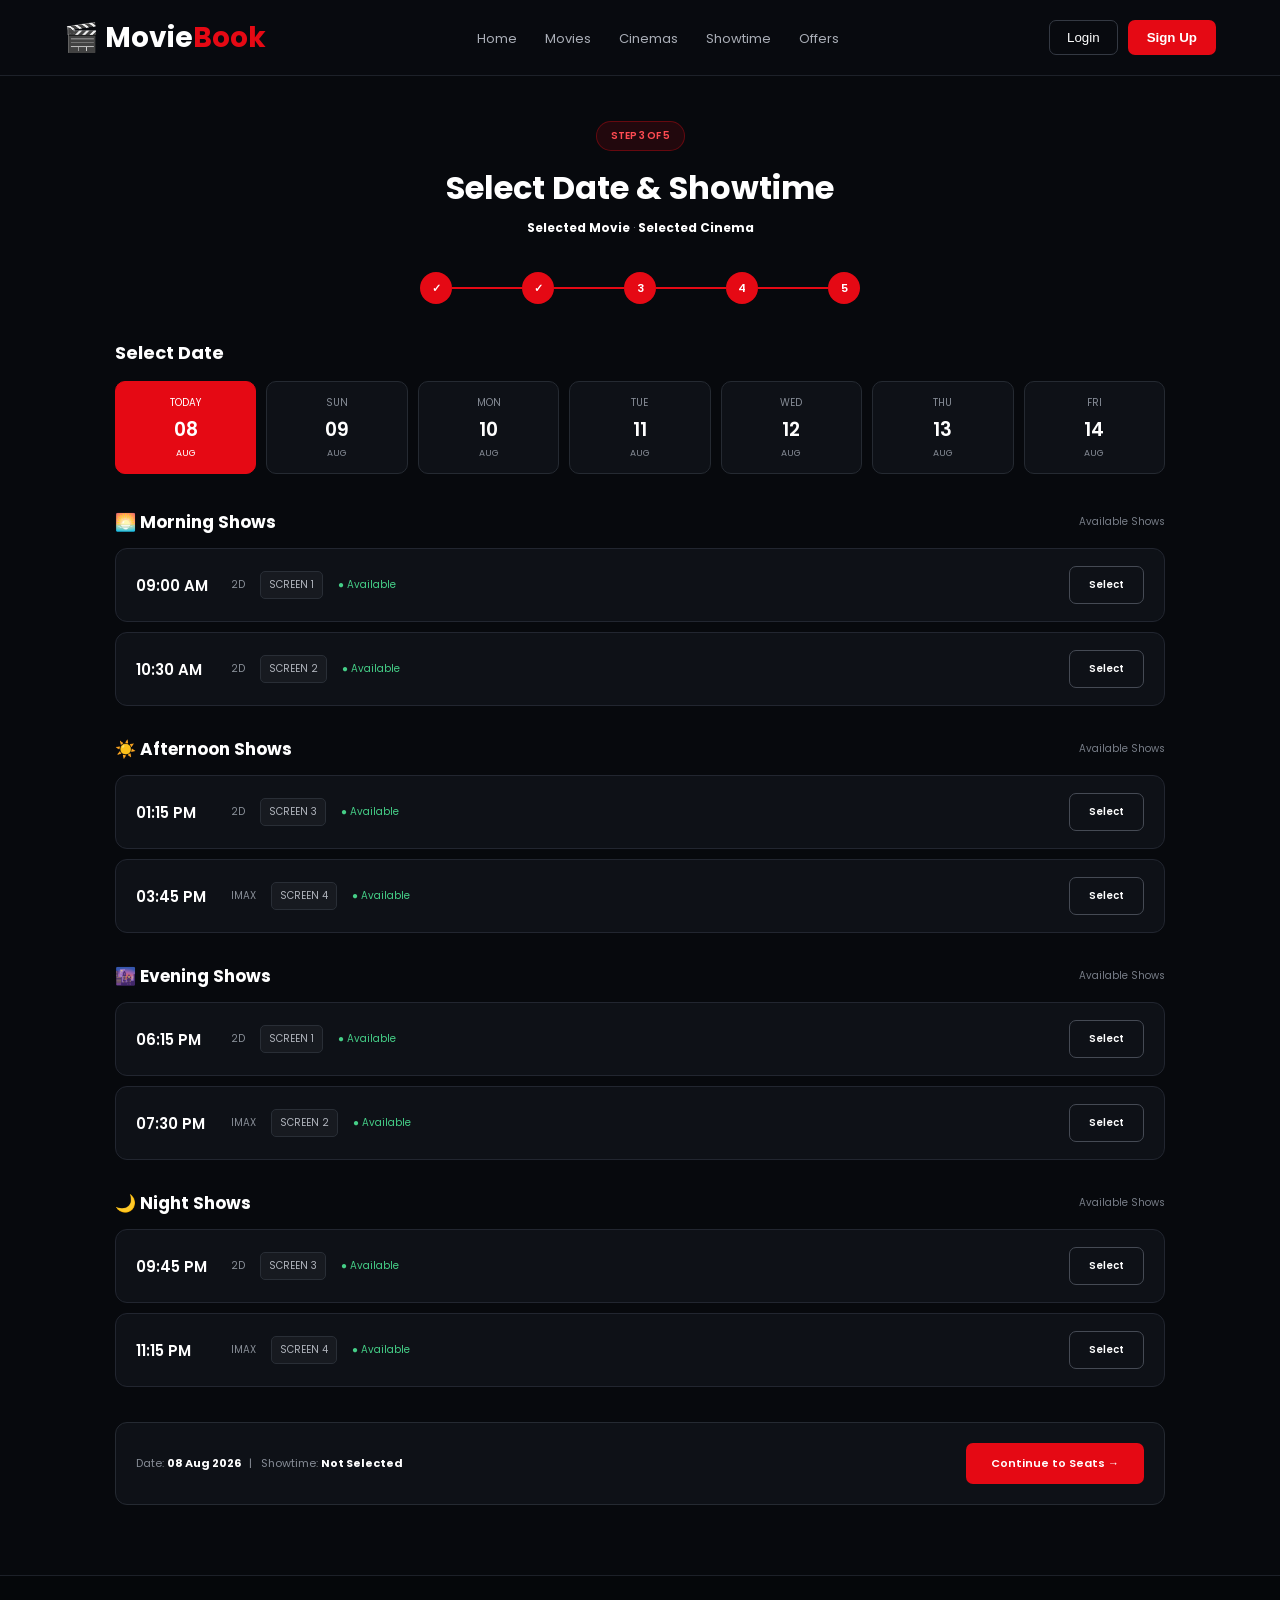
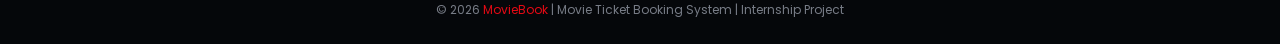
<file: showtime.html>
<!DOCTYPE html>
<html lang="en">
<head>
<meta charset="UTF-8">
<meta name="viewport" content="width=device-width, initial-scale=1.0">

<title>Select Showtime - MovieBook</title>

<link rel="preconnect" href="https://fonts.googleapis.com">
<link rel="preconnect" href="https://fonts.gstatic.com" crossorigin">
<link href="https://fonts.googleapis.com/css2?family=Poppins:wght@300;400;500;600;700&display=swap" rel="stylesheet">

<style>

*{
    margin:0;
    padding:0;
    box-sizing:border-box;
}

body{
    font-family:'Poppins',sans-serif;
    background:#07090d;
    color:#fff;
}

/* NAVBAR */

header{
    height:76px;
    background:#080a0f;
    border-bottom:1px solid #1d2129;
    display:flex;
    align-items:center;
    justify-content:space-between;
    padding:0 5%;
}

.logo{
    font-size:28px;
    font-weight:700;
}

.logo span{
    color:#e50914;
}

nav ul{
    list-style:none;
    display:flex;
    gap:28px;
}

nav a{
    color:#aaaeb7;
    text-decoration:none;
    font-size:13px;
}

nav a:hover{
    color:#e50914;
}

.nav-buttons{
    display:flex;
    gap:10px;
}

.login{
    padding:9px 17px;
    background:transparent;
    color:#fff;
    border:1px solid #343943;
    border-radius:7px;
}

.signup{
    padding:10px 19px;
    background:#e50914;
    color:#fff;
    border:none;
    border-radius:7px;
    font-weight:600;
}


/* HEADER */

.page-header{
    text-align:center;
    padding:45px 20px 25px;
}

.step{
    display:inline-block;
    padding:6px 14px;
    border-radius:20px;
    background:rgba(229,9,20,.12);
    border:1px solid rgba(229,9,20,.35);
    color:#ff4b52;
    font-size:10px;
    font-weight:600;
}

.page-header h1{
    font-size:32px;
    margin:13px 0 7px;
}

.page-header p{
    color:#858b95;
    font-size:12px;
}

.page-header strong{
    color:#fff;
}


/* PROGRESS */

.progress{
    display:flex;
    align-items:center;
    justify-content:center;
    margin:10px auto 35px;
}

.circle{
    width:32px;
    height:32px;
    border-radius:50%;
    display:flex;
    align-items:center;
    justify-content:center;
    background:#e50914;
    font-size:11px;
    font-weight:600;
}

.line{
    width:70px;
    height:2px;
    background:#e50914;
}


/* MAIN */

.main{
    width:90%;
    max-width:1050px;
    margin:auto;
    padding-bottom:70px;
}


/* DATE */

.section-title{
    font-size:18px;
    margin-bottom:15px;
}

.date-list{
    display:grid;
    grid-template-columns:repeat(7,1fr);
    gap:10px;
    margin-bottom:35px;
}

.date-card{
    background:#0e1117;
    border:1px solid #252a32;
    border-radius:10px;
    padding:13px 5px;
    text-align:center;
    cursor:pointer;
    transition:.3s;
}

.date-card:hover{
    border-color:#e50914;
}

.date-card.active{
    background:#e50914;
    border-color:#e50914;
}

.date-card .day{
    display:block;
    font-size:10px;
    color:#858b95;
    margin-bottom:4px;
}

.date-card.active .day{
    color:#fff;
}

.date-card .number{
    display:block;
    font-size:19px;
    font-weight:600;
}

.date-card .month{
    display:block;
    font-size:9px;
    margin-top:3px;
    color:#858b95;
}

.date-card.active .month{
    color:#fff;
}


/* SHOWTIME */

.show-section{
    margin-bottom:30px;
}

.show-heading{
    display:flex;
    justify-content:space-between;
    align-items:center;
    margin-bottom:13px;
}

.show-heading h2{
    font-size:17px;
}

.show-heading span{
    color:#777d87;
    font-size:10px;
}


/* SHOW ROW */

.show-row{
    background:#0e1117;
    border:1px solid #222630;
    border-radius:12px;
    padding:17px 20px;
    display:flex;
    align-items:center;
    justify-content:space-between;
    margin-bottom:10px;
    transition:.3s;
}

.show-row:hover{
    border-color:#454b56;
}

.show-details{
    display:flex;
    align-items:center;
    gap:15px;
}

.time{
    font-size:15px;
    font-weight:600;
    min-width:80px;
}

.format{
    color:#888e97;
    font-size:10px;
}

.screen{
    color:#b0b4bc;
    font-size:10px;
    background:#171a20;
    border:1px solid #292e36;
    padding:5px 8px;
    border-radius:5px;
}

.seat-status{
    color:#45ce87;
    font-size:10px;
}

.select-time{
    padding:10px 19px;
    background:transparent;
    color:#fff;
    border:1px solid #454a54;
    border-radius:7px;
    font-family:inherit;
    font-size:10px;
    font-weight:600;
    cursor:pointer;
    transition:.3s;
}

.select-time:hover,
.select-time.selected{
    background:#e50914;
    border-color:#e50914;
}


/* BOTTOM */

.continue-area{
    margin-top:35px;
    padding:20px;

    background:#0e1117;
    border:1px solid #252a32;
    border-radius:12px;

    display:flex;
    justify-content:space-between;
    align-items:center;
}

.selected-info{
    color:#858b95;
    font-size:11px;
}

.selected-info strong{
    color:#fff;
}

.continue-btn{
    padding:12px 25px;
    background:#e50914;
    color:#fff;
    border:none;
    border-radius:7px;
    font-family:inherit;
    font-weight:600;
    font-size:11px;
    cursor:pointer;
}

.continue-btn:hover{
    background:#b80710;
}


/* FOOTER */

footer{
    background:#05070a;
    border-top:1px solid #1c2028;
    text-align:center;
    padding:25px;
}

footer p{
    color:#777c86;
    font-size:12px;
}

footer span{
    color:#e50914;
}


/* RESPONSIVE */

@media(max-width:800px){

    nav{
        display:none;
    }

    .date-list{
        grid-template-columns:repeat(4,1fr);
    }

    .show-row{
        flex-direction:column;
        align-items:flex-start;
        gap:14px;
    }

    .select-time{
        width:100%;
    }

    .continue-area{
        flex-direction:column;
        gap:15px;
        align-items:stretch;
    }

    .continue-btn{
        width:100%;
    }
}

@media(max-width:500px){

    .date-list{
        grid-template-columns:repeat(3,1fr);
    }

    .show-details{
        flex-wrap:wrap;
    }

}

</style>
</head>

<body>


<!-- NAVBAR -->

<header>

    <div class="logo">
        🎬 Movie<span>Book</span>
    </div>

    <nav>
        <ul>
            <li><a href="index.html">Home</a></li>
            <li><a href="movies.html">Movies</a></li>
            <li><a href="#">Cinemas</a></li>
            <li><a href="#" class="active">Showtime</a></li>
            <li><a href="#">Offers</a></li>
        </ul>
    </nav>

    <div class="nav-buttons">
        <button class="login">Login</button>
        <button class="signup">Sign Up</button>
    </div>

</header>


<!-- HEADER -->

<section class="page-header">

    <div class="step">
        STEP 3 OF 5
    </div>

    <h1>
        Select Date & Showtime
    </h1>

    <p>
        <strong id="movieName">Movie</strong>
        ·
        <strong id="cinemaName">Cinema</strong>
    </p>

</section>


<!-- PROGRESS -->

<div class="progress">

    <div class="circle">✓</div>

    <div class="line"></div>

    <div class="circle">✓</div>

    <div class="line"></div>

    <div class="circle">3</div>

    <div class="line"></div>

    <div class="circle">4</div>

    <div class="line"></div>

    <div class="circle">5</div>

</div>


<main class="main">


    <!-- DATE -->

    <h2 class="section-title">
        Select Date
    </h2>

    <div class="date-list">

        <div class="date-card active"
             onclick="selectDate(this,'08 Aug 2026')">

            <span class="day">TODAY</span>
            <span class="number">08</span>
            <span class="month">AUG</span>

        </div>


        <div class="date-card"
             onclick="selectDate(this,'09 Aug 2026')">

            <span class="day">SUN</span>
            <span class="number">09</span>
            <span class="month">AUG</span>

        </div>


        <div class="date-card"
             onclick="selectDate(this,'10 Aug 2026')">

            <span class="day">MON</span>
            <span class="number">10</span>
            <span class="month">AUG</span>

        </div>


        <div class="date-card"
             onclick="selectDate(this,'11 Aug 2026')">

            <span class="day">TUE</span>
            <span class="number">11</span>
            <span class="month">AUG</span>

        </div>


        <div class="date-card"
             onclick="selectDate(this,'12 Aug 2026')">

            <span class="day">WED</span>
            <span class="number">12</span>
            <span class="month">AUG</span>

        </div>


        <div class="date-card"
             onclick="selectDate(this,'13 Aug 2026')">

            <span class="day">THU</span>
            <span class="number">13</span>
            <span class="month">AUG</span>

        </div>


        <div class="date-card"
             onclick="selectDate(this,'14 Aug 2026')">

            <span class="day">FRI</span>
            <span class="number">14</span>
            <span class="month">AUG</span>

        </div>

    </div>


    <!-- MORNING -->

    <section class="show-section">

        <div class="show-heading">

            <h2>🌅 Morning Shows</h2>

            <span>Available Shows</span>

        </div>


        <div class="show-row">

            <div class="show-details">

                <div class="time">
                    09:00 AM
                </div>

                <div class="format">
                    2D
                </div>

                <div class="screen">
                    SCREEN 1
                </div>

                <div class="seat-status">
                    ● Available
                </div>

            </div>

            <button
                class="select-time"
                onclick="selectTime(this,'09:00 AM')">

                Select

            </button>

        </div>


        <div class="show-row">

            <div class="show-details">

                <div class="time">
                    10:30 AM
                </div>

                <div class="format">
                    2D
                </div>

                <div class="screen">
                    SCREEN 2
                </div>

                <div class="seat-status">
                    ● Available
                </div>

            </div>

            <button
                class="select-time"
                onclick="selectTime(this,'10:30 AM')">

                Select

            </button>

        </div>

    </section>


    <!-- AFTERNOON -->

    <section class="show-section">

        <div class="show-heading">

            <h2>☀️ Afternoon Shows</h2>

            <span>Available Shows</span>

        </div>


        <div class="show-row">

            <div class="show-details">

                <div class="time">
                    01:15 PM
                </div>

                <div class="format">
                    2D
                </div>

                <div class="screen">
                    SCREEN 3
                </div>

                <div class="seat-status">
                    ● Available
                </div>

            </div>

            <button
                class="select-time"
                onclick="selectTime(this,'01:15 PM')">

                Select

            </button>

        </div>


        <div class="show-row">

            <div class="show-details">

                <div class="time">
                    03:45 PM
                </div>

                <div class="format">
                    IMAX
                </div>

                <div class="screen">
                    SCREEN 4
                </div>

                <div class="seat-status">
                    ● Available
                </div>

            </div>

            <button
                class="select-time"
                onclick="selectTime(this,'03:45 PM')">

                Select

            </button>

        </div>

    </section>


    <!-- EVENING -->

    <section class="show-section">

        <div class="show-heading">

            <h2>🌆 Evening Shows</h2>

            <span>Available Shows</span>

        </div>


        <div class="show-row">

            <div class="show-details">

                <div class="time">
                    06:15 PM
                </div>

                <div class="format">
                    2D
                </div>

                <div class="screen">
                    SCREEN 1
                </div>

                <div class="seat-status">
                    ● Available
                </div>

            </div>

            <button
                class="select-time"
                onclick="selectTime(this,'06:15 PM')">

                Select

            </button>

        </div>


        <div class="show-row">

            <div class="show-details">

                <div class="time">
                    07:30 PM
                </div>

                <div class="format">
                    IMAX
                </div>

                <div class="screen">
                    SCREEN 2
                </div>

                <div class="seat-status">
                    ● Available
                </div>

            </div>

            <button
                class="select-time"
                onclick="selectTime(this,'07:30 PM')">

                Select

            </button>

        </div>

    </section>


    <!-- NIGHT -->

    <section class="show-section">

        <div class="show-heading">

            <h2>🌙 Night Shows</h2>

            <span>Available Shows</span>

        </div>


        <div class="show-row">

            <div class="show-details">

                <div class="time">
                    09:45 PM
                </div>

                <div class="format">
                    2D
                </div>

                <div class="screen">
                    SCREEN 3
                </div>

                <div class="seat-status">
                    ● Available
                </div>

            </div>

            <button
                class="select-time"
                onclick="selectTime(this,'09:45 PM')">

                Select

            </button>

        </div>


        <div class="show-row">

            <div class="show-details">

                <div class="time">
                    11:15 PM
                </div>

                <div class="format">
                    IMAX
                </div>

                <div class="screen">
                    SCREEN 4
                </div>

                <div class="seat-status">
                    ● Available
                </div>

            </div>

            <button
                class="select-time"
                onclick="selectTime(this,'11:15 PM')">

                Select

            </button>

        </div>

    </section>


    <!-- CONTINUE -->

    <div class="continue-area">

        <div class="selected-info">

            Date:
            <strong id="selectedDate">
                08 Aug 2026
            </strong>

            &nbsp; | &nbsp;

            Showtime:
            <strong id="selectedTime">
                Not Selected
            </strong>

        </div>


        <button
            class="continue-btn"
            onclick="continueToSeats()">

            Continue to Seats →

        </button>

    </div>

</main>


<footer>

    <p>
        © 2026 <span>MovieBook</span> |
        Movie Ticket Booking System |
        Internship Project
    </p>

</footer>


<script>

/* GET PREVIOUS DATA */

const movie =
    localStorage.getItem("selectedMovie")
    || "Selected Movie";

const cinema =
    localStorage.getItem("selectedCinema")
    || "Selected Cinema";


document.getElementById("movieName").textContent =
    movie;

document.getElementById("cinemaName").textContent =
    cinema;


/* DATE */

let selectedDate = "08 Aug 2026";

function selectDate(card,date){

    document
    .querySelectorAll(".date-card")
    .forEach(function(item){

        item.classList.remove("active");

    });

    card.classList.add("active");

    selectedDate = date;

    document.getElementById(
        "selectedDate"
    ).textContent = date;

    localStorage.setItem(
        "selectedDate",
        date
    );
}


/* TIME */

let selectedTime = "";

function selectTime(button,time){

    document
    .querySelectorAll(".select-time")
    .forEach(function(item){

        item.classList.remove("selected");

        item.textContent = "Select";

    });

    button.classList.add("selected");

    button.textContent = "✓ Selected";

    selectedTime = time;

    document.getElementById(
        "selectedTime"
    ).textContent = time;

    localStorage.setItem(
        "selectedTime",
        time
    );
}


/* CONTINUE */

function continueToSeats(){

    if(selectedTime === ""){

        alert(
            "Please select a showtime first."
        );

        return;

    }

    localStorage.setItem(
        "selectedDate",
        selectedDate
    );

    localStorage.setItem(
        "selectedTime",
        selectedTime
    );

    window.location.href =
        "seats.html";
}

</script>

</body>
</html>
</file>
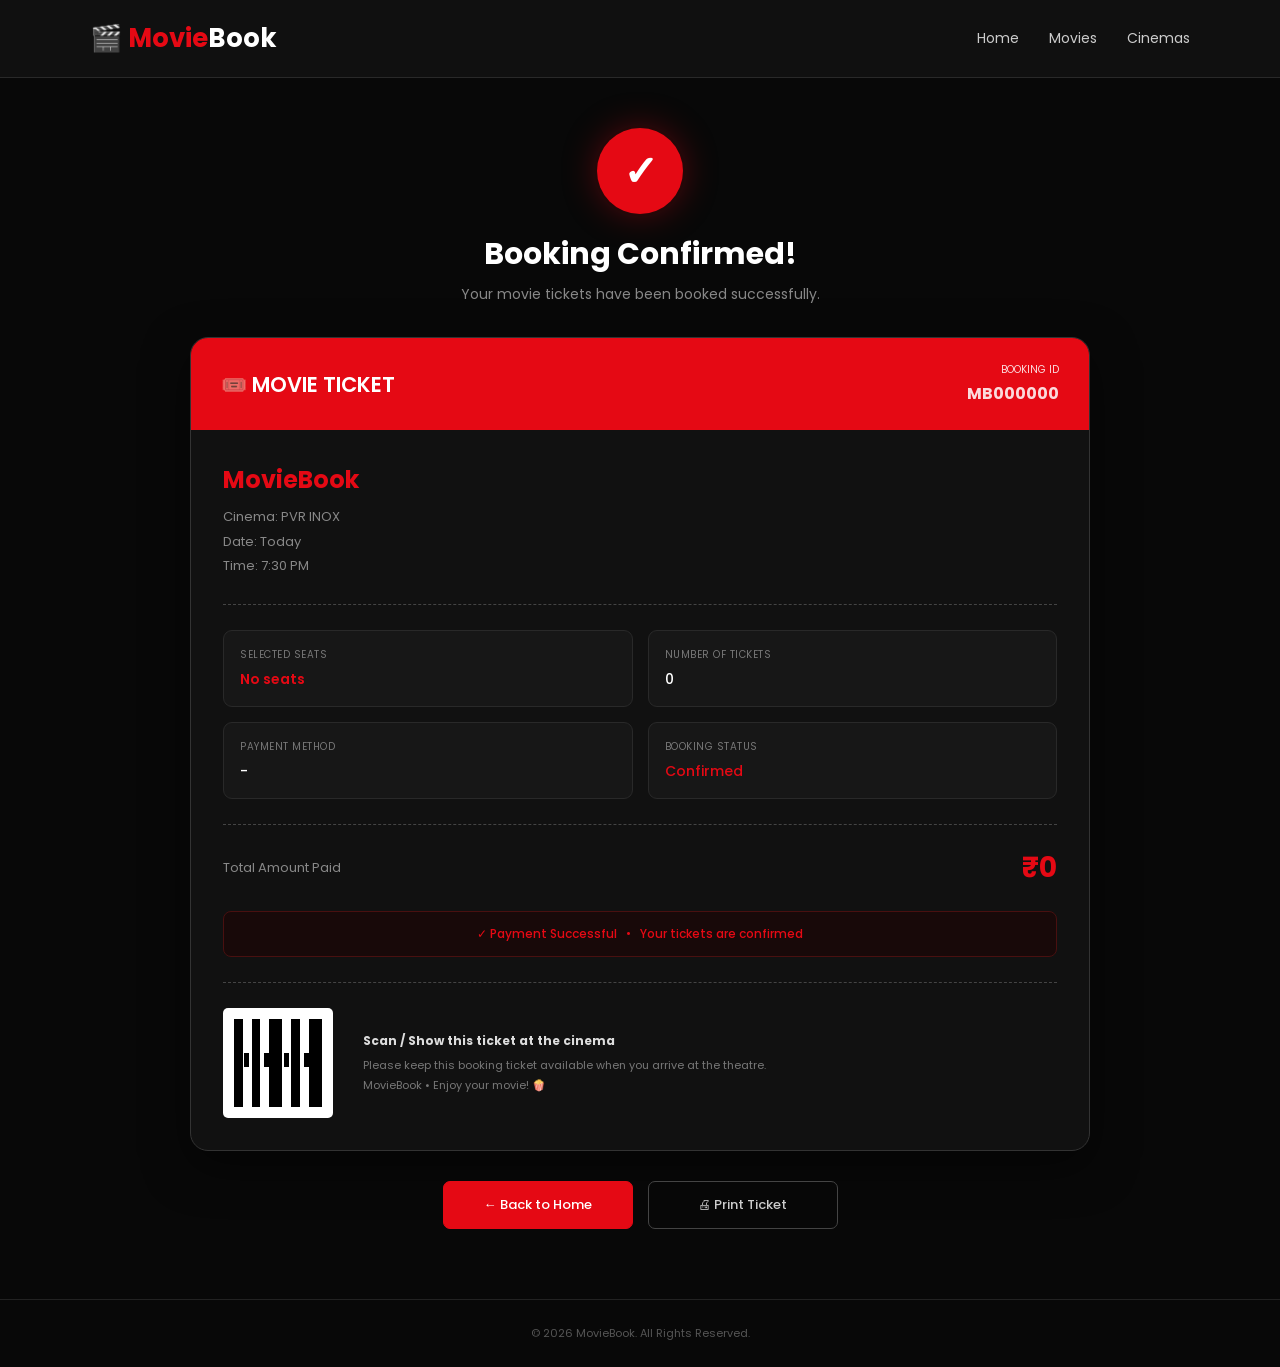
<file: success.html>
<!DOCTYPE html>
<html lang="en">

<head>

<meta charset="UTF-8">

<meta name="viewport" content="width=device-width, initial-scale=1.0">

<title>Booking Confirmed - MovieBook</title>

<link rel="preconnect" href="https://fonts.googleapis.com">

<link rel="preconnect"
      href="https://fonts.gstatic.com"
      crossorigin>

<link href="https://fonts.googleapis.com/css2?family=Poppins:wght@300;400;500;600;700&display=swap"
      rel="stylesheet">


<style>

/* =====================================================
   MOVIEBOOK SUCCESS PAGE
===================================================== */

*{
    margin:0;
    padding:0;
    box-sizing:border-box;
    font-family:'Poppins',sans-serif;
}


body{
    background:#080808;
    color:#fff;
    min-height:100vh;
}


/* =====================================================
   HEADER
===================================================== */

header{
    height:78px;

    background:#101010;

    border-bottom:1px solid #292929;

    display:flex;

    align-items:center;

    justify-content:space-between;

    padding:0 7%;
}


.logo{
    color:#e50914;

    font-size:26px;

    font-weight:700;
}


.logo span{
    color:#fff;
}


nav{
    display:flex;

    gap:30px;
}


nav a{
    text-decoration:none;

    color:#ccc;

    font-size:14px;

    transition:.3s;
}


nav a:hover{
    color:#e50914;
}


/* =====================================================
   MAIN
===================================================== */

.container{
    width:92%;

    max-width:900px;

    margin:50px auto 70px;
}


/* =====================================================
   SUCCESS MESSAGE
===================================================== */

.success-message{
    text-align:center;

    margin-bottom:32px;
}


.success-icon{
    width:86px;

    height:86px;

    border-radius:50%;

    background:#e50914;

    display:flex;

    align-items:center;

    justify-content:center;

    margin:0 auto 18px;

    font-size:42px;

    font-weight:700;

    box-shadow:
        0 0 35px rgba(229,9,20,.35);

    animation:pop .5s ease;
}


@keyframes pop{

    0%{
        transform:scale(.5);
        opacity:0;
    }

    100%{
        transform:scale(1);
        opacity:1;
    }

}


.success-message h1{
    font-size:30px;

    margin-bottom:7px;
}


.success-message p{
    color:#888;

    font-size:14px;
}


/* =====================================================
   TICKET
===================================================== */

.ticket{
    background:#111;

    border:1px solid #333;

    border-radius:18px;

    overflow:hidden;

    box-shadow:
        0 15px 45px rgba(0,0,0,.5);
}


/* =====================================================
   TICKET TOP
===================================================== */

.ticket-top{
    background:#e50914;

    padding:24px 30px;

    display:flex;

    align-items:center;

    justify-content:space-between;
}


.ticket-title{
    font-size:21px;

    font-weight:600;
}


.booking-id{
    text-align:right;

    font-size:10px;

    text-transform:uppercase;

    opacity:.85;
}


.booking-id strong{
    display:block;

    font-size:16px;

    margin-top:3px;

    opacity:1;
}


/* =====================================================
   TICKET BODY
===================================================== */

.ticket-body{
    padding:32px;
}


/* =====================================================
   MOVIE
===================================================== */

.movie-section{
    border-bottom:1px dashed #444;

    padding-bottom:25px;

    margin-bottom:25px;
}


.movie-section h2{
    color:#e50914;

    font-size:24px;

    margin-bottom:8px;
}


.movie-section p{
    color:#888;

    font-size:13px;

    line-height:1.9;
}


/* =====================================================
   DETAILS
===================================================== */

.details{
    display:grid;

    grid-template-columns:
        repeat(2,1fr);

    gap:15px;

    margin-bottom:25px;
}


.detail{
    background:#171717;

    border:1px solid #292929;

    border-radius:9px;

    padding:16px;
}


.detail-label{
    color:#777;

    font-size:10px;

    text-transform:uppercase;

    margin-bottom:6px;

    letter-spacing:.5px;
}


.detail-value{
    color:#fff;

    font-size:14px;

    font-weight:500;
}


.seats{
    color:#e50914;

    font-weight:600;
}


/* =====================================================
   AMOUNT
===================================================== */

.amount-area{
    border-top:1px dashed #444;

    padding-top:22px;

    display:flex;

    align-items:center;

    justify-content:space-between;
}


.amount-label{
    color:#888;

    font-size:13px;
}


.amount{
    color:#e50914;

    font-size:28px;

    font-weight:700;
}


/* =====================================================
   CONFIRMED
===================================================== */

.confirmed{
    margin-top:22px;

    padding:13px;

    text-align:center;

    border:1px solid #491010;

    background:#180909;

    border-radius:8px;

    color:#e50914;

    font-size:12px;

    font-weight:500;
}


/* =====================================================
   QR / BOOKING CODE
===================================================== */

.ticket-bottom{
    border-top:1px dashed #444;

    margin-top:25px;

    padding-top:25px;

    display:flex;

    align-items:center;

    justify-content:space-between;

    gap:30px;
}


.qr-box{
    width:110px;

    height:110px;

    background:#fff;

    padding:8px;

    display:flex;

    align-items:center;

    justify-content:center;

    border-radius:5px;
}


.qr-pattern{
    width:88px;

    height:88px;

    background:
        linear-gradient(
            90deg,
            #000 10%,
            transparent 10% 20%,
            #000 20% 30%,
            transparent 30% 40%,
            #000 40% 55%,
            transparent 55% 65%,
            #000 65% 75%,
            transparent 75% 85%,
            #000 85%
        );

    position:relative;
}


.qr-pattern::after{
    content:"";

    position:absolute;

    left:0;

    right:0;

    top:38%;

    height:14px;

    background:
        repeating-linear-gradient(
            90deg,
            #000 0 5px,
            transparent 5px 10px
        );
}


.ticket-note{
    flex:1;

    color:#777;

    font-size:11px;

    line-height:1.8;
}


.ticket-note strong{
    color:#ddd;

    display:block;

    font-size:12px;

    margin-bottom:4px;
}


/* =====================================================
   BUTTONS
===================================================== */

.buttons{
    display:flex;

    justify-content:center;

    gap:15px;

    margin-top:30px;
}


.btn{
    min-width:190px;

    padding:13px 24px;

    border-radius:7px;

    font-size:13px;

    font-weight:500;

    cursor:pointer;

    text-decoration:none;

    text-align:center;

    transition:.3s;
}


.home-btn{
    background:#e50914;

    color:#fff;

    border:1px solid #e50914;
}


.home-btn:hover{
    background:#b20710;
}


.print-btn{
    background:transparent;

    color:#ccc;

    border:1px solid #444;
}


.print-btn:hover{
    color:#e50914;

    border-color:#e50914;
}


/* =====================================================
   FOOTER
===================================================== */

footer{
    text-align:center;

    padding:25px;

    color:#555;

    font-size:11px;

    border-top:1px solid #222;
}


/* =====================================================
   RESPONSIVE
===================================================== */

@media(max-width:600px){

    header{
        padding:0 4%;
    }


    nav{
        gap:12px;
    }


    nav a{
        font-size:10px;
    }


    .container{
        width:94%;

        margin-top:35px;
    }


    .ticket-top{
        padding:20px;

        flex-direction:column;

        align-items:flex-start;

        gap:10px;
    }


    .booking-id{
        text-align:left;
    }


    .ticket-body{
        padding:20px;
    }


    .details{
        grid-template-columns:1fr;
    }


    .ticket-bottom{
        flex-direction:column;

        align-items:flex-start;
    }


    .buttons{
        flex-direction:column;
    }


    .btn{
        width:100%;
    }

}


/* =====================================================
   PRINT STYLE
===================================================== */

@media print{

    @page{
        size:A4;
        margin:12mm;
    }


    *{
        -webkit-print-color-adjust:exact !important;
        print-color-adjust:exact !important;
    }


    body{
        background:#fff !important;

        color:#111 !important;
    }


    header,
    footer,
    .success-message,
    .buttons{
        display:none !important;
    }


    .container{
        width:100%;

        max-width:720px;

        margin:0 auto;
    }


    .ticket{
        background:#fff !important;

        color:#111 !important;

        border:2px solid #222;

        border-radius:0;

        box-shadow:none;

        overflow:visible;
    }


    .ticket-top{
        background:#111 !important;

        color:#fff !important;

        padding:20px 25px;
    }


    .ticket-title{
        color:#fff !important;
    }


    .booking-id{
        color:#ddd !important;
    }


    .booking-id strong{
        color:#fff !important;
    }


    .ticket-body{
        padding:25px;
    }


    .movie-section{
        border-bottom:1px dashed #777;

        padding-bottom:18px;

        margin-bottom:18px;
    }


    .movie-section h2{
        color:#e50914 !important;

        font-size:22px;
    }


    .movie-section p{
        color:#333 !important;
    }


    .details{
        gap:12px;

        margin-bottom:20px;
    }


    .detail{
        background:#f7f7f7 !important;

        border:1px solid #ddd;

        padding:13px;
    }


    .detail-label{
        color:#666 !important;
    }


    .detail-value{
        color:#111 !important;
    }


    .seats{
        color:#e50914 !important;
    }


    .amount-area{
        border-top:1px dashed #777;

        padding-top:18px;
    }


    .amount-label{
        color:#555 !important;
    }


    .amount{
        color:#e50914 !important;

        font-size:25px;
    }


    .confirmed{
        background:#fff2f2 !important;

        border:1px solid #e50914;

        color:#e50914 !important;
    }


    .ticket-bottom{
        border-top:1px dashed #777;

        padding-top:20px;

        margin-top:20px;
    }


    .ticket-note{
        color:#444 !important;
    }


    .ticket-note strong{
        color:#111 !important;
    }


    .qr-box{
        border:1px solid #ddd;
    }

}

</style>

</head>


<body>


<!-- =====================================================
     HEADER
===================================================== -->

<header>

    <div class="logo">
        🎬 Movie<span>Book</span>
    </div>


    <nav>

        <a href="index.html">
            Home
        </a>

        <a href="movies.html">
            Movies
        </a>

        <a href="cinemas.html">
            Cinemas
        </a>

    </nav>

</header>



<!-- =====================================================
     MAIN
===================================================== -->

<div class="container">


    <!-- SUCCESS -->

    <div class="success-message">

        <div class="success-icon">
            ✓
        </div>


        <h1>
            Booking Confirmed!
        </h1>


        <p>
            Your movie tickets have been booked successfully.
        </p>

    </div>



    <!-- =================================================
         TICKET
    ================================================== -->

    <div class="ticket">


        <!-- TICKET TOP -->

        <div class="ticket-top">

            <div class="ticket-title">
                🎟️ MOVIE TICKET
            </div>


            <div class="booking-id">

                BOOKING ID

                <strong id="bookingId">
                    MB000000
                </strong>

            </div>

        </div>



        <!-- TICKET BODY -->

        <div class="ticket-body">


            <!-- MOVIE DETAILS -->

            <div class="movie-section">

                <h2 id="movieName">
                    MovieBook
                </h2>


                <p>

                    Cinema:
                    <span id="cinemaName">
                        PVR INOX
                    </span>

                    <br>

                    Date:
                    <span id="bookingDate">
                        Today
                    </span>

                    <br>

                    Time:
                    <span id="showTime">
                        7:30 PM
                    </span>

                </p>

            </div>



            <!-- DETAILS -->

            <div class="details">


                <div class="detail">

                    <div class="detail-label">
                        Selected Seats
                    </div>

                    <div
                        class="detail-value seats"
                        id="selectedSeats">

                        -

                    </div>

                </div>



                <div class="detail">

                    <div class="detail-label">
                        Number of Tickets
                    </div>

                    <div
                        class="detail-value"
                        id="ticketCount">

                        0

                    </div>

                </div>



                <div class="detail">

                    <div class="detail-label">
                        Payment Method
                    </div>

                    <div
                        class="detail-value"
                        id="paymentMethod">

                        -

                    </div>

                </div>



                <div class="detail">

                    <div class="detail-label">
                        Booking Status
                    </div>

                    <div class="detail-value"
                         style="color:#e50914;">

                        Confirmed

                    </div>

                </div>


            </div>



            <!-- AMOUNT -->

            <div class="amount-area">

                <div class="amount-label">
                    Total Amount Paid
                </div>


                <div
                    class="amount"
                    id="totalAmount">

                    ₹0

                </div>

            </div>



            <!-- CONFIRMATION -->

            <div class="confirmed">

                ✓ Payment Successful
                &nbsp; • &nbsp;
                Your tickets are confirmed

            </div>



            <!-- QR -->

            <div class="ticket-bottom">


                <div class="qr-box">

                    <div class="qr-pattern"></div>

                </div>


                <div class="ticket-note">

                    <strong>
                        Scan / Show this ticket at the cinema
                    </strong>

                    Please keep this booking ticket
                    available when you arrive at the theatre.

                    <br>

                    MovieBook • Enjoy your movie! 🍿

                </div>

            </div>


        </div>

    </div>



    <!-- =================================================
         BUTTONS
    ================================================== -->

    <div class="buttons">


        <a
            href="index.html"
            class="btn home-btn">

            ← Back to Home

        </a>


        <button
            class="btn print-btn"
            onclick="window.print()">

            🖨 Print Ticket

        </button>


    </div>


</div>



<footer>

    © 2026 MovieBook. All Rights Reserved.

</footer>



<script>

/* =====================================================
   GET BOOKING DATA
===================================================== */


let bookingId =
    localStorage.getItem("bookingId");


let selectedSeats = [];


try{

    selectedSeats =
        JSON.parse(
            localStorage.getItem("bookingSeats")
        ) || [];

}
catch(error){

    selectedSeats = [];

}


/* Fallback */

if(selectedSeats.length === 0){

    try{

        selectedSeats =
            JSON.parse(
                localStorage.getItem("selectedSeats")
            ) || [];

    }
    catch(error){

        selectedSeats = [];

    }

}


let paymentMethod =
    localStorage.getItem(
        "paymentMethod"
    );


let totalAmount =
    localStorage.getItem(
        "bookingTotal"
    );


if(!totalAmount){

    totalAmount =
        localStorage.getItem(
            "totalAmount"
        );

}


let bookingDate =
    localStorage.getItem(
        "bookingDate"
    );


/* =====================================================
   DISPLAY DATA
===================================================== */


if(bookingId){

    document.getElementById(
        "bookingId"
    ).innerText =
        bookingId;

}


document.getElementById(
    "selectedSeats"
).innerText =

selectedSeats.length > 0

    ? selectedSeats.join(", ")

    : "No seats";


document.getElementById(
    "ticketCount"
).innerText =

selectedSeats.length;


if(paymentMethod){

    let methodText =
        paymentMethod;


    if(paymentMethod === "card"){

        methodText =
            "Credit / Debit Card";

    }


    if(paymentMethod === "upi"){

        methodText =
            "UPI Payment";

    }


    if(paymentMethod === "bank"){

        methodText =
            "Net Banking";

    }


    document.getElementById(
        "paymentMethod"
    ).innerText =
        methodText;

}


document.getElementById(
    "totalAmount"
).innerText =

"₹" +
(
    totalAmount || 0
);


if(bookingDate){

    document.getElementById(
        "bookingDate"
    ).innerText =
        bookingDate;

}

</script>


</body>

</html>
</file>
